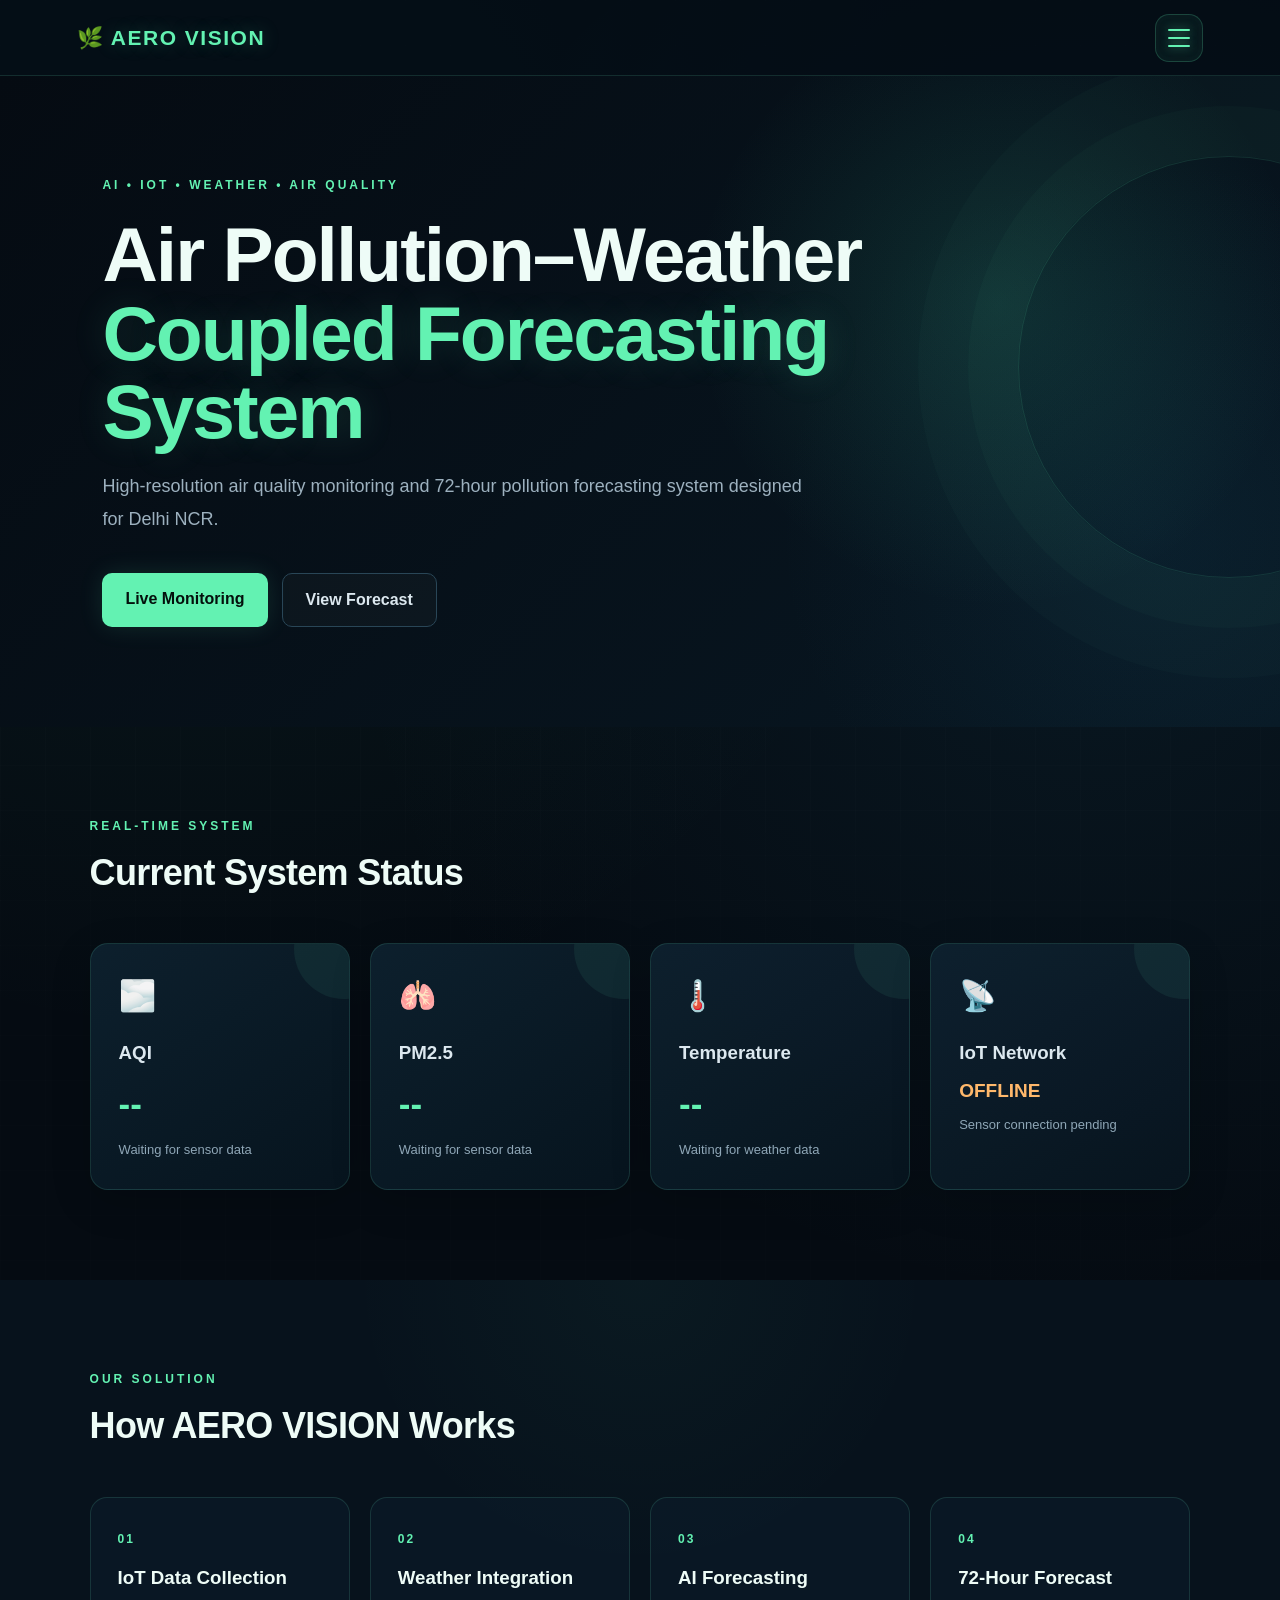
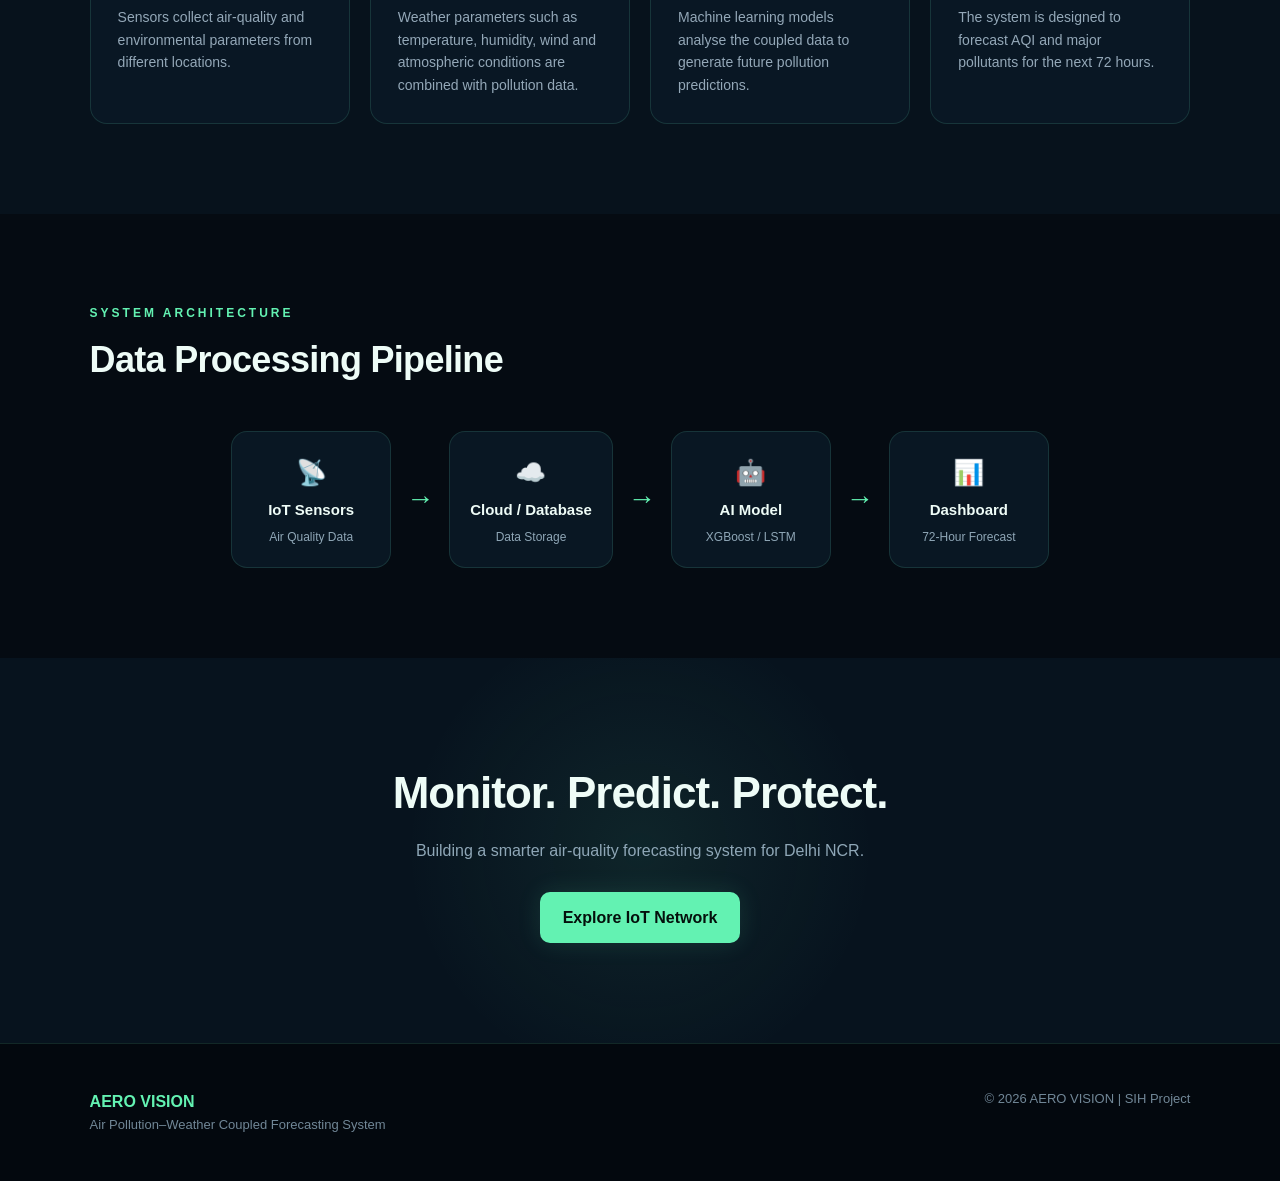
<file: index.html>
<!DOCTYPE html>
<html lang="en">
<head>
    <meta charset="UTF-8">
    <meta name="viewport" content="width=device-width, initial-scale=1.0">

    <title>AERO VISION | Air Pollution Forecast</title>

    <link rel="stylesheet" href="css/style.css">
</head>

<body>

    <!-- NAVBAR -->
<header class="navbar">

    <div class="logo">
        🌿 <span>AERO VISION</span>
    </div>

    <button class="menu-toggle" id="menuToggle" aria-label="Open menu">
        <span></span>
        <span></span>
        <span></span>
    </button>

    <nav id="mainNav">

        <a href="monitoring.html">
            <span>📊</span> Monitoring
        </a>

        <a href="forecast.html">
            <span>🔮</span> Forecast
        </a>

        <a href="map.html">
            <span>🗺️</span> NCR Map
        </a>

        <a href="iot.html">
            <span>📡</span> IoT
        </a>

        <a href="weather.html">
            <span>☁️</span> Weather
        </a>

        <a href="about.html">
            <span>ℹ️</span> About
        </a>

    </nav>

</header>

    <!-- HERO SECTION -->
    <section class="hero">

        <div class="hero-content">

            <p class="tag">
                AI • IoT • WEATHER • AIR QUALITY
            </p>

            <h1>
                Air Pollution–Weather
                <span>Coupled Forecasting System</span>
            </h1>

            <p class="hero-text">
                High-resolution air quality monitoring and 72-hour
                pollution forecasting system designed for Delhi NCR.
            </p>

            <div class="hero-buttons">
                <a href="monitoring.html" class="btn primary">
                    Live Monitoring
                </a>

                <a href="forecast.html" class="btn secondary">
                    View Forecast
                </a>
            </div>

        </div>

    </section>


    <!-- SYSTEM STATUS -->
    <section class="section">

        <div class="section-title">
            <p>REAL-TIME SYSTEM</p>
            <h2>Current System Status</h2>
        </div>

        <div class="card-grid">

            <div class="card">
                <div class="card-icon">🌫️</div>
                <h3>AQI</h3>
                <div class="value">--</div>
                <p>Waiting for sensor data</p>
            </div>

            <div class="card">
                <div class="card-icon">🫁</div>
                <h3>PM2.5</h3>
                <div class="value">--</div>
                <p>Waiting for sensor data</p>
            </div>

            <div class="card">
                <div class="card-icon">🌡️</div>
                <h3>Temperature</h3>
                <div class="value">--</div>
                <p>Waiting for weather data</p>
            </div>

            <div class="card">
                <div class="card-icon">📡</div>
                <h3>IoT Network</h3>
                <div class="value status-offline">
                    OFFLINE
                </div>
                <p>Sensor connection pending</p>
            </div>

        </div>

    </section>


    <!-- PROJECT DESCRIPTION -->
    <section class="section dark-section">

        <div class="section-title">
            <p>OUR SOLUTION</p>
            <h2>How AERO VISION Works</h2>
        </div>

        <div class="feature-grid">

            <div class="feature">
                <span>01</span>
                <h3>IoT Data Collection</h3>
                <p>
                    Sensors collect air-quality and environmental
                    parameters from different locations.
                </p>
            </div>

            <div class="feature">
                <span>02</span>
                <h3>Weather Integration</h3>
                <p>
                    Weather parameters such as temperature,
                    humidity, wind and atmospheric conditions
                    are combined with pollution data.
                </p>
            </div>

            <div class="feature">
                <span>03</span>
                <h3>AI Forecasting</h3>
                <p>
                    Machine learning models analyse the coupled
                    data to generate future pollution predictions.
                </p>
            </div>

            <div class="feature">
                <span>04</span>
                <h3>72-Hour Forecast</h3>
                <p>
                    The system is designed to forecast AQI and
                    major pollutants for the next 72 hours.
                </p>
            </div>

        </div>

    </section>


    <!-- ARCHITECTURE -->
    <section class="section">

        <div class="section-title">
            <p>SYSTEM ARCHITECTURE</p>
            <h2>Data Processing Pipeline</h2>
        </div>

        <div class="architecture">

            <div class="architecture-box">
                📡
                <strong>IoT Sensors</strong>
                <small>Air Quality Data</small>
            </div>

            <div class="arrow">→</div>

            <div class="architecture-box">
                ☁️
                <strong>Cloud / Database</strong>
                <small>Data Storage</small>
            </div>

            <div class="arrow">→</div>

            <div class="architecture-box">
                🤖
                <strong>AI Model</strong>
                <small>XGBoost / LSTM</small>
            </div>

            <div class="arrow">→</div>

            <div class="architecture-box">
                📊
                <strong>Dashboard</strong>
                <small>72-Hour Forecast</small>
            </div>

        </div>

    </section>


    <!-- CTA -->
    <section class="cta">

        <h2>Monitor. Predict. Protect.</h2>

        <p>
            Building a smarter air-quality forecasting system
            for Delhi NCR.
        </p>

        <a href="iot.html" class="btn primary">
            Explore IoT Network
        </a>

    </section>


    <!-- FOOTER -->
    <footer>

        <div>
            <strong>AERO VISION</strong>
            <p>
                Air Pollution–Weather Coupled Forecasting System
            </p>
        </div>

        <p>
            © 2026 AERO VISION | SIH Project
        </p>

    </footer>


    <script src="js/app.js"></script>

</body>
</html>
</file>
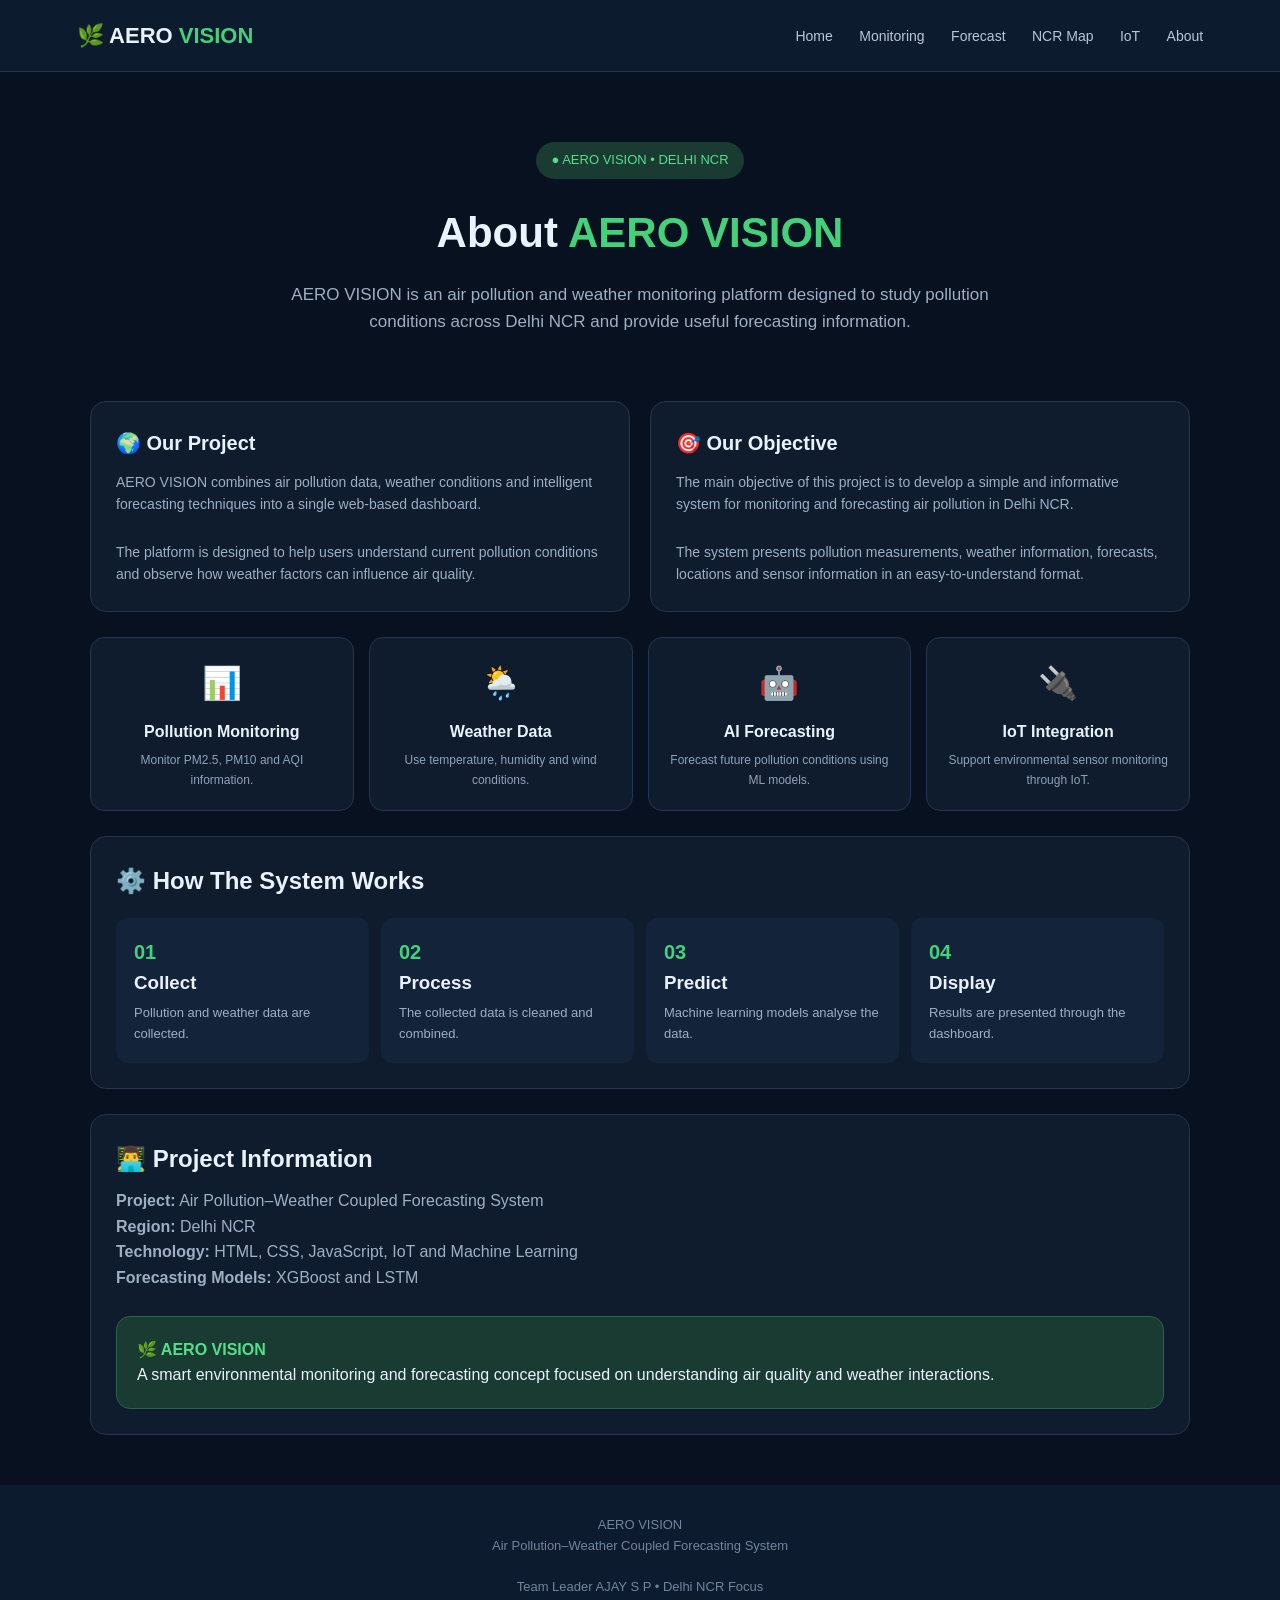
<file: about.html>
<!DOCTYPE html>
<html lang="en">
<head>
<meta charset="UTF-8">
<meta name="viewport" content="width=device-width, initial-scale=1.0">

<title>AERO VISION | About</title>

<style>
*{
  box-sizing:border-box;
  margin:0;
  padding:0;
}

body{
  font-family:Arial,sans-serif;
  background:#08111f;
  color:#eaf2ff;
  line-height:1.6;
}

header{
  background:#0d1b2e;
  padding:18px 6%;
  display:flex;
  justify-content:space-between;
  align-items:center;
  border-bottom:1px solid #24354d;
  position:sticky;
  top:0;
  z-index:10;
}

.logo{
  font-size:22px;
  font-weight:bold;
}

.logo span{
  color:#43d17a;
}

nav a{
  color:#b9c7d9;
  text-decoration:none;
  margin-left:22px;
  font-size:14px;
}

nav a:hover{
  color:#43d17a;
}

.container{
  width:88%;
  max-width:1100px;
  margin:auto;
}

.hero{
  padding:70px 0 40px;
  text-align:center;
}

.hero h1{
  font-size:42px;
  margin-bottom:15px;
}

.hero h1 span{
  color:#43d17a;
}

.hero p{
  color:#9eafc4;
  max-width:750px;
  margin:auto;
  font-size:17px;
}

.status{
  display:inline-block;
  margin-bottom:20px;
  padding:8px 15px;
  border-radius:20px;
  background:#193b31;
  color:#54df8b;
  font-size:13px;
}

.grid{
  display:grid;
  grid-template-columns:repeat(2,1fr);
  gap:20px;
  margin:25px 0;
}

.card{
  background:#0e1c2e;
  border:1px solid #24354d;
  border-radius:16px;
  padding:25px;
}

.card h2{
  font-size:20px;
  margin-bottom:12px;
}

.card p{
  color:#9eafc4;
  font-size:14px;
}

.features{
  display:grid;
  grid-template-columns:repeat(4,1fr);
  gap:15px;
  margin:25px 0;
}

.feature{
  background:#0e1c2e;
  border:1px solid #24354d;
  border-radius:14px;
  padding:20px;
  text-align:center;
}

.feature .icon{
  font-size:32px;
  margin-bottom:10px;
}

.feature h3{
  font-size:16px;
  margin-bottom:7px;
}

.feature p{
  color:#8fa2b8;
  font-size:12px;
}

.workflow{
  background:#0e1c2e;
  border:1px solid #24354d;
  border-radius:16px;
  padding:25px;
  margin-top:25px;
}

.workflow h2{
  margin-bottom:18px;
}

.steps{
  display:grid;
  grid-template-columns:repeat(4,1fr);
  gap:12px;
}

.step{
  background:#13243a;
  padding:18px;
  border-radius:12px;
}

.step b{
  color:#43d17a;
  font-size:20px;
}

.step p{
  color:#9eafc4;
  font-size:13px;
  margin-top:5px;
}

.team{
  margin-top:25px;
  background:#0e1c2e;
  border:1px solid #24354d;
  border-radius:16px;
  padding:25px;
}

.team h2{
  margin-bottom:10px;
}

.team p{
  color:#9eafc4;
}

.highlight{
  margin-top:25px;
  padding:20px;
  background:#193b31;
  border:1px solid #286449;
  border-radius:14px;
}

.highlight b{
  color:#54df8b;
}

footer{
  margin-top:50px;
  padding:30px;
  text-align:center;
  background:#0d1b2e;
  color:#71859d;
  font-size:13px;
}

@media(max-width:800px){

  .grid{
    grid-template-columns:1fr;
  }

  .features{
    grid-template-columns:repeat(2,1fr);
  }

  .steps{
    grid-template-columns:repeat(2,1fr);
  }
}

@media(max-width:600px){

  .hero h1{
    font-size:30px;
  }

  .features{
    grid-template-columns:1fr;
  }

  .steps{
    grid-template-columns:1fr;
  }

  nav{
    display:none;
  }

  .container{
    width:92%;
  }
}
</style>
</head>

<body>

<header>

<div class="logo">
🌿 AERO <span>VISION</span>
</div>

<nav>
<a href="index.html">Home</a>
<a href="monitoring.html">Monitoring</a>
<a href="forecast.html">Forecast</a>
<a href="map.html">NCR Map</a>
<a href="iot.html">IoT</a>
<a href="about.html">About</a>
</nav>

</header>

<main class="container">

<section class="hero">

<div class="status">
● AERO VISION • DELHI NCR
</div>

<h1>
About <span>AERO VISION</span>
</h1>

<p>
AERO VISION is an air pollution and weather monitoring
platform designed to study pollution conditions across
Delhi NCR and provide useful forecasting information.
</p>

</section>


<section class="grid">

<div class="card">

<h2>🌍 Our Project</h2>

<p>
AERO VISION combines air pollution data, weather
conditions and intelligent forecasting techniques into
a single web-based dashboard.
</p>

<br>

<p>
The platform is designed to help users understand
current pollution conditions and observe how weather
factors can influence air quality.
</p>

</div>


<div class="card">

<h2>🎯 Our Objective</h2>

<p>
The main objective of this project is to develop a
simple and informative system for monitoring and
forecasting air pollution in Delhi NCR.
</p>

<br>

<p>
The system presents pollution measurements,
weather information, forecasts, locations and
sensor information in an easy-to-understand format.
</p>

</div>

</section>


<section class="features">

<div class="feature">

<div class="icon">📊</div>

<h3>Pollution Monitoring</h3>

<p>
Monitor PM2.5, PM10 and AQI information.
</p>

</div>


<div class="feature">

<div class="icon">🌦️</div>

<h3>Weather Data</h3>

<p>
Use temperature, humidity and wind conditions.
</p>

</div>


<div class="feature">

<div class="icon">🤖</div>

<h3>AI Forecasting</h3>

<p>
Forecast future pollution conditions using ML models.
</p>

</div>


<div class="feature">

<div class="icon">🔌</div>

<h3>IoT Integration</h3>

<p>
Support environmental sensor monitoring through IoT.
</p>

</div>

</section>


<section class="workflow">

<h2>⚙️ How The System Works</h2>

<div class="steps">

<div class="step">

<b>01</b>

<h3>Collect</h3>

<p>
Pollution and weather data are collected.
</p>

</div>


<div class="step">

<b>02</b>

<h3>Process</h3>

<p>
The collected data is cleaned and combined.
</p>

</div>


<div class="step">

<b>03</b>

<h3>Predict</h3>

<p>
Machine learning models analyse the data.
</p>

</div>


<div class="step">

<b>04</b>

<h3>Display</h3>

<p>
Results are presented through the dashboard.
</p>

</div>

</div>

</section>


<section class="team">

<h2>👨‍💻 Project Information</h2>

<p>
<strong>Project:</strong>
Air Pollution–Weather Coupled Forecasting System
</p>

<p>
<strong>Region:</strong>
Delhi NCR
</p>

<p>
<strong>Technology:</strong>
HTML, CSS, JavaScript, IoT and Machine Learning
</p>

<p>
<strong>Forecasting Models:</strong>
XGBoost and LSTM
</p>

<div class="highlight">

<b>🌿 AERO VISION</b>

<br>

A smart environmental monitoring and forecasting
concept focused on understanding air quality and
weather interactions.

</div>

</section>

</main>


<footer>

AERO VISION

<br>

Air Pollution–Weather Coupled Forecasting System

<br><br>

Team Leader AJAY S P • Delhi NCR Focus

</footer>

</body>
</html>
</file>
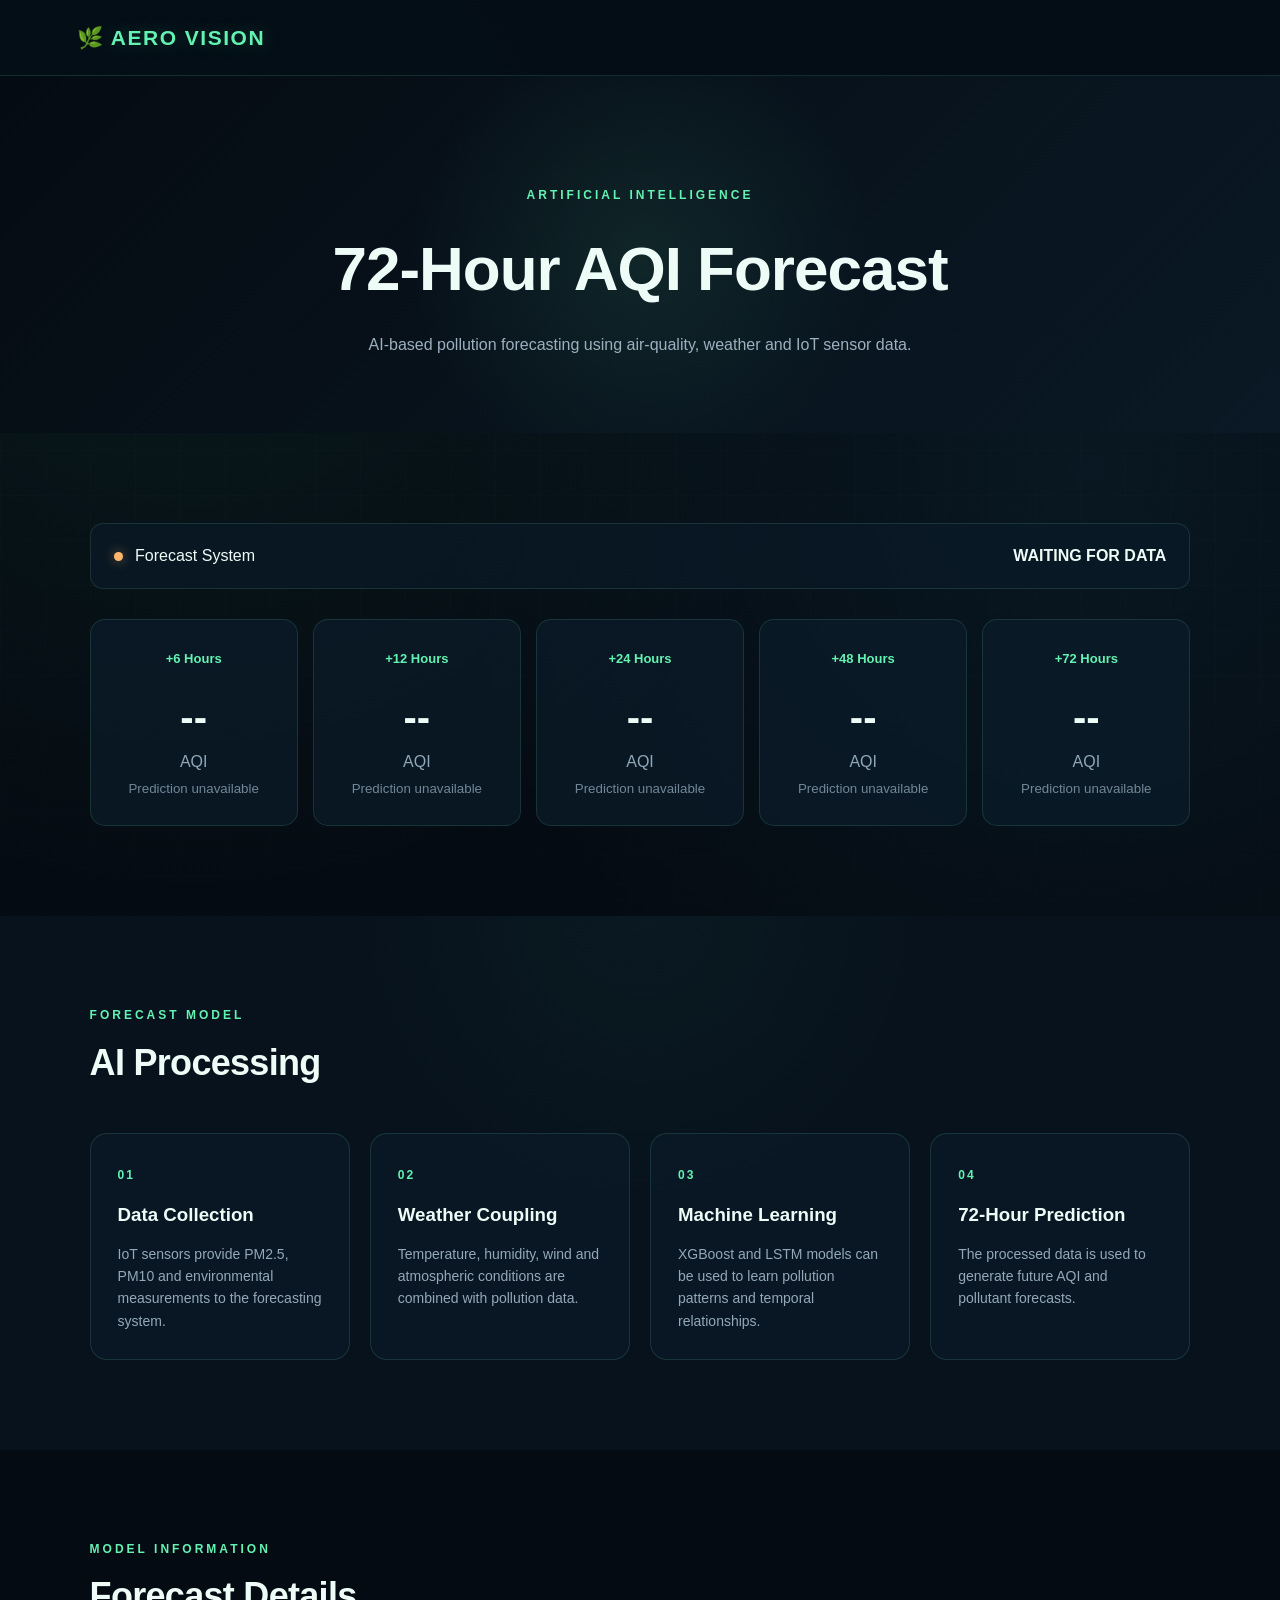
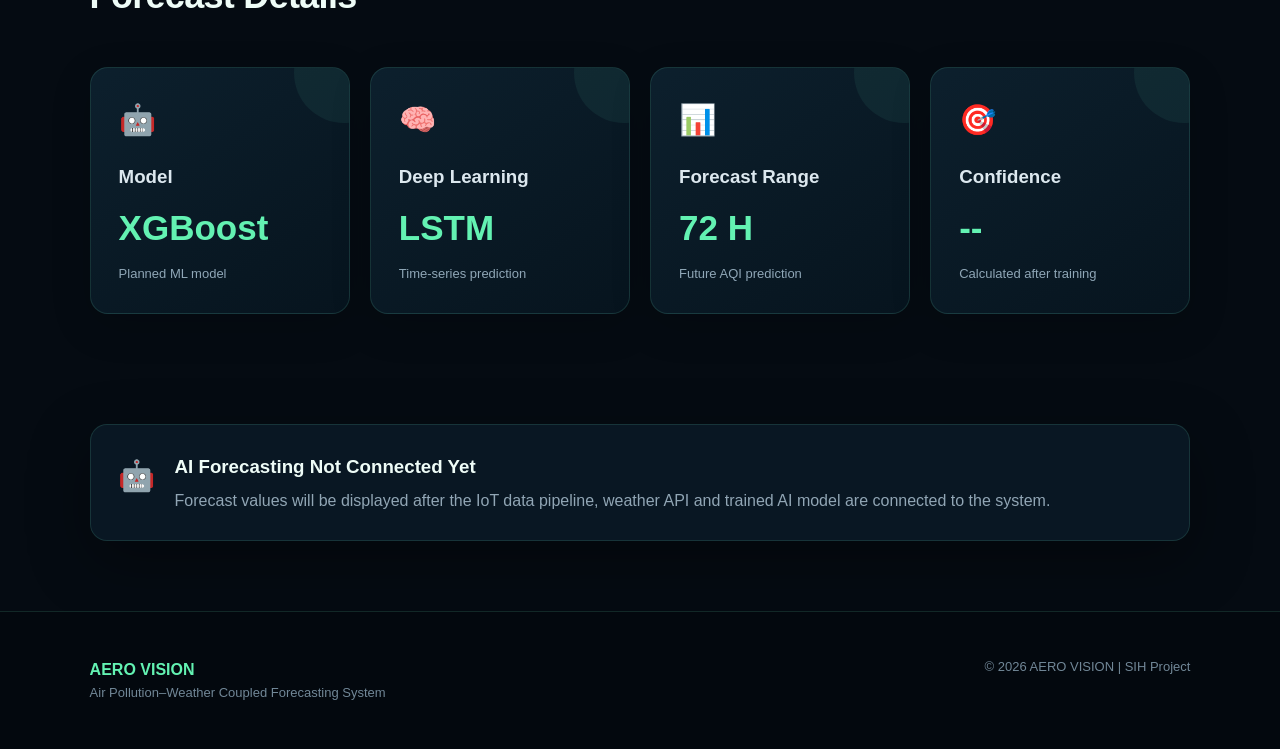
<file: forecast.html>
<!DOCTYPE html>
<html lang="en">
<head>
    <meta charset="UTF-8">
    <meta name="viewport" content="width=device-width, initial-scale=1.0">
    <title>AERO VISION | AI Forecast</title>
    <link rel="stylesheet" href="css/style.css">
</head>

<body>

<header class="navbar">
    <div class="logo">🌿 <span>AERO VISION</span></div>

    <nav>
        <a href="index.html">Home</a>
        <a href="monitoring.html">Monitoring</a>
        <a href="forecast.html" class="active">Forecast</a>
        <a href="map.html">NCR Map</a>
        <a href="iot.html">IoT</a>
        <a href="weather.html">Weather</a>
        <a href="about.html">About</a>
    </nav>
</header>


<main>

<section class="page-header">
    <p>ARTIFICIAL INTELLIGENCE</p>
    <h1>72-Hour AQI Forecast</h1>
    <p>
        AI-based pollution forecasting using air-quality,
        weather and IoT sensor data.
    </p>
</section>


<section class="section">

    <div class="data-status">
        <div>
            <span class="status-dot"></span>
            Forecast System
        </div>

        <strong>WAITING FOR DATA</strong>
    </div>


    <div class="forecast-grid">

        <div class="forecast-card">
            <span>+6 Hours</span>
            <h2>--</h2>
            <p>AQI</p>
            <small>Prediction unavailable</small>
        </div>

        <div class="forecast-card">
            <span>+12 Hours</span>
            <h2>--</h2>
            <p>AQI</p>
            <small>Prediction unavailable</small>
        </div>

        <div class="forecast-card">
            <span>+24 Hours</span>
            <h2>--</h2>
            <p>AQI</p>
            <small>Prediction unavailable</small>
        </div>

        <div class="forecast-card">
            <span>+48 Hours</span>
            <h2>--</h2>
            <p>AQI</p>
            <small>Prediction unavailable</small>
        </div>

        <div class="forecast-card">
            <span>+72 Hours</span>
            <h2>--</h2>
            <p>AQI</p>
            <small>Prediction unavailable</small>
        </div>

    </div>

</section>


<section class="section dark-section">

    <div class="section-title">
        <p>FORECAST MODEL</p>
        <h2>AI Processing</h2>
    </div>


    <div class="feature-grid">

        <div class="feature">
            <span>01</span>
            <h3>Data Collection</h3>
            <p>
                IoT sensors provide PM2.5, PM10 and environmental
                measurements to the forecasting system.
            </p>
        </div>

        <div class="feature">
            <span>02</span>
            <h3>Weather Coupling</h3>
            <p>
                Temperature, humidity, wind and atmospheric
                conditions are combined with pollution data.
            </p>
        </div>

        <div class="feature">
            <span>03</span>
            <h3>Machine Learning</h3>
            <p>
                XGBoost and LSTM models can be used to learn
                pollution patterns and temporal relationships.
            </p>
        </div>

        <div class="feature">
            <span>04</span>
            <h3>72-Hour Prediction</h3>
            <p>
                The processed data is used to generate future
                AQI and pollutant forecasts.
            </p>
        </div>

    </div>

</section>


<section class="section">

    <div class="section-title">
        <p>MODEL INFORMATION</p>
        <h2>Forecast Details</h2>
    </div>


    <div class="card-grid">

        <div class="card">
            <div class="card-icon">🤖</div>
            <h3>Model</h3>
            <div class="value">XGBoost</div>
            <p>Planned ML model</p>
        </div>

        <div class="card">
            <div class="card-icon">🧠</div>
            <h3>Deep Learning</h3>
            <div class="value">LSTM</div>
            <p>Time-series prediction</p>
        </div>

        <div class="card">
            <div class="card-icon">📊</div>
            <h3>Forecast Range</h3>
            <div class="value">72 H</div>
            <p>Future AQI prediction</p>
        </div>

        <div class="card">
            <div class="card-icon">🎯</div>
            <h3>Confidence</h3>
            <div class="value">--</div>
            <p>Calculated after training</p>
        </div>

    </div>

</section>


<section class="info-box">

    <div class="info-icon">🤖</div>

    <div>
        <h3>AI Forecasting Not Connected Yet</h3>

        <p>
            Forecast values will be displayed after the IoT
            data pipeline, weather API and trained AI model
            are connected to the system.
        </p>
    </div>

</section>

</main>


<footer>

    <div>
        <strong>AERO VISION</strong>
        <p>
            Air Pollution–Weather Coupled Forecasting System
        </p>
    </div>

    <p>
        © 2026 AERO VISION | SIH Project
    </p>

</footer>


<script src="js/app.js"></script>

</body>
</html>
</file>
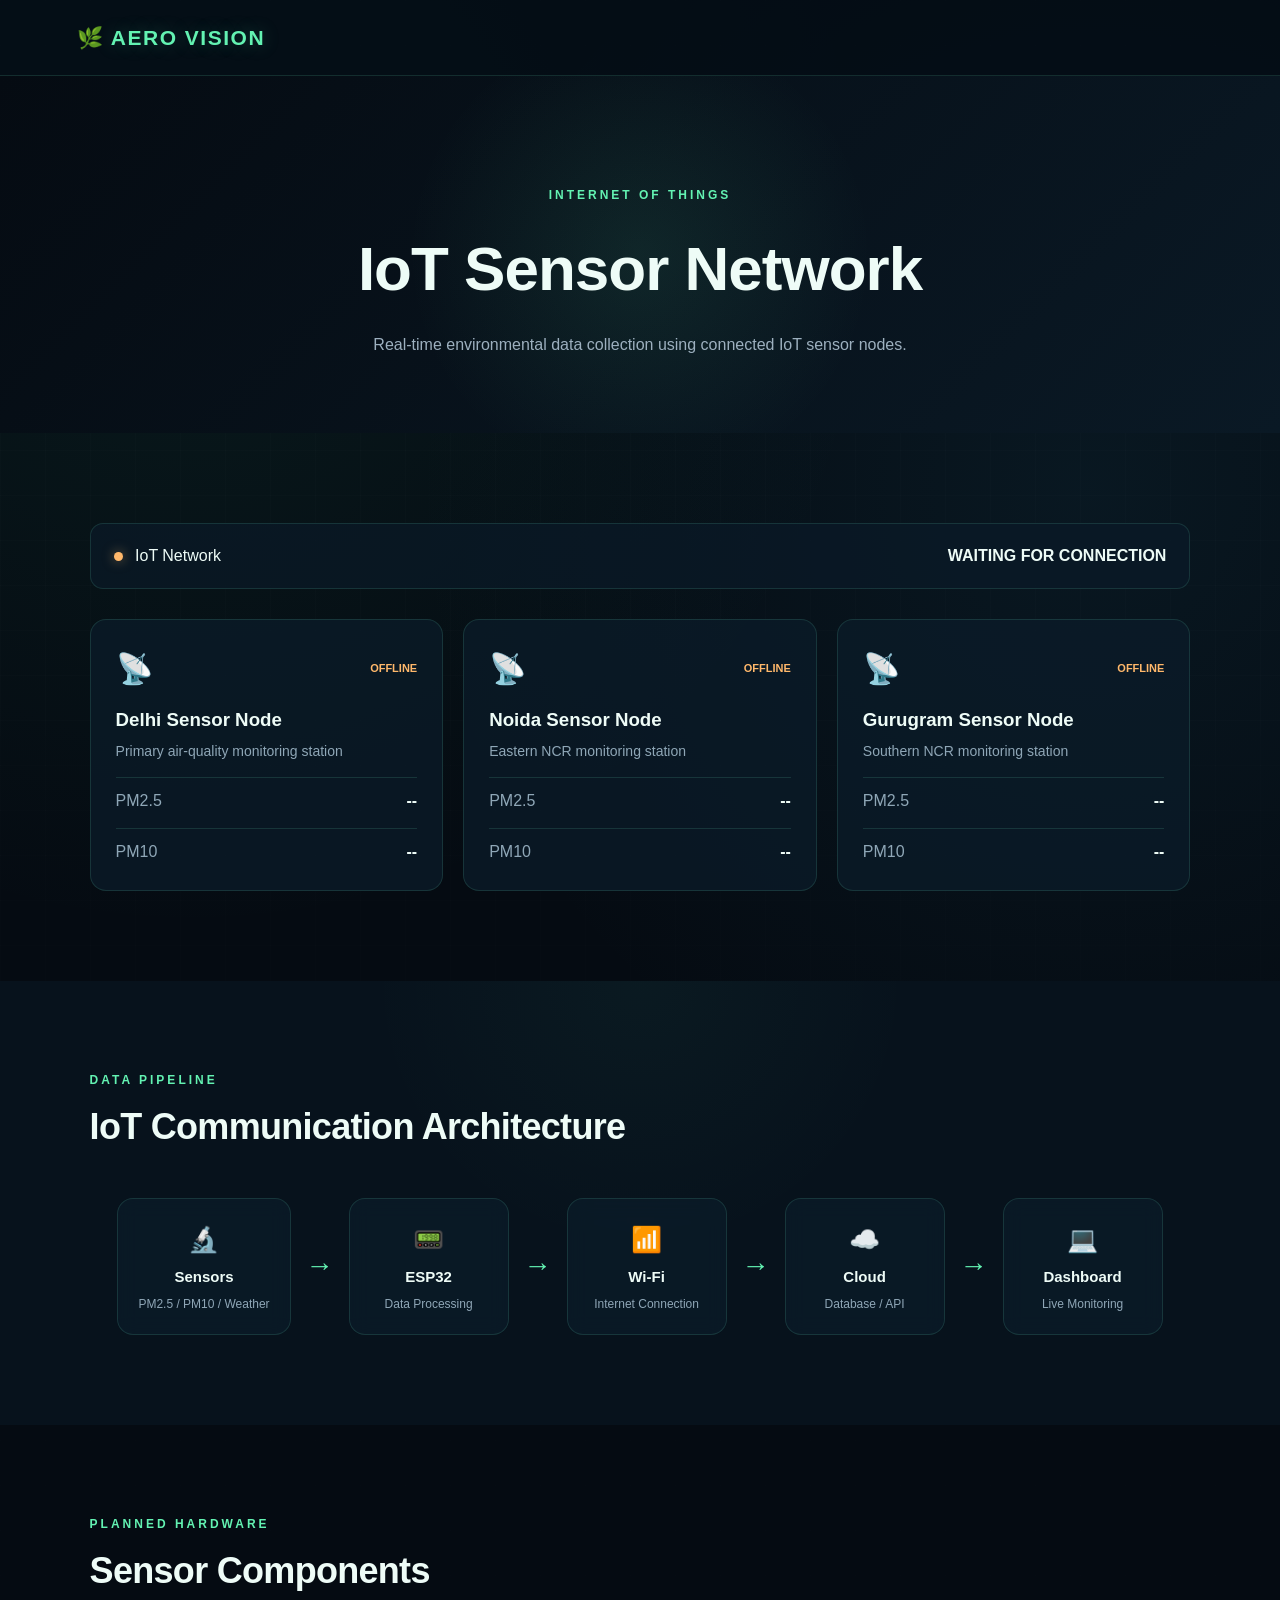
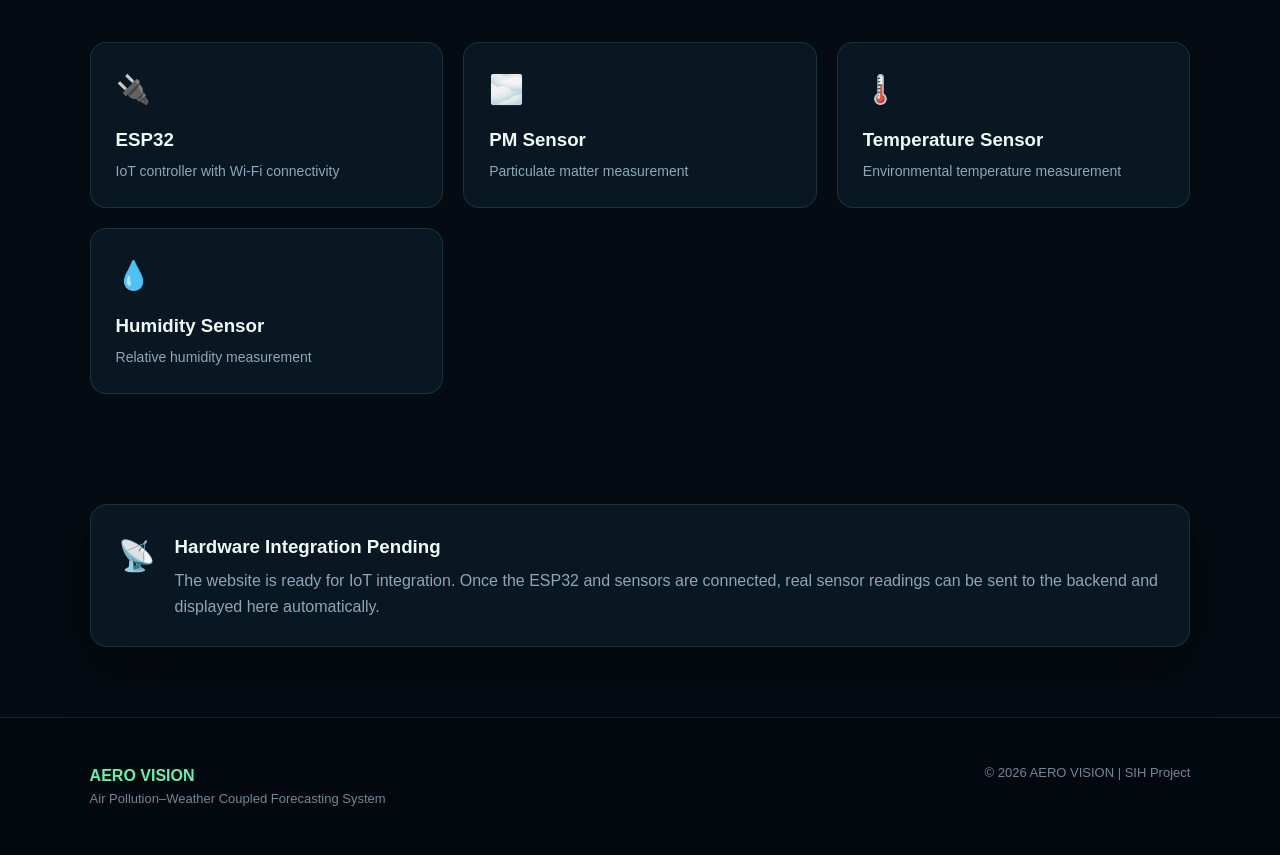
<file: iot.html>
<!DOCTYPE html>
<html lang="en">
<head>
    <meta charset="UTF-8">
    <meta name="viewport" content="width=device-width, initial-scale=1.0">

    <title>AERO VISION | IoT Network</title>

    <link rel="stylesheet" href="css/style.css">
</head>

<body>

<header class="navbar">

    <div class="logo">
        🌿 <span>AERO VISION</span>
    </div>

    <nav>
        <a href="index.html">Home</a>
        <a href="monitoring.html">Monitoring</a>
        <a href="forecast.html">Forecast</a>
        <a href="map.html">NCR Map</a>
        <a href="iot.html" class="active">IoT</a>
        <a href="weather.html">Weather</a>
        <a href="about.html">About</a>
    </nav>

</header>


<main>

    <section class="page-header">

        <p>INTERNET OF THINGS</p>

        <h1>IoT Sensor Network</h1>

        <p>
            Real-time environmental data collection using
            connected IoT sensor nodes.
        </p>

    </section>


    <section class="section">

        <div class="data-status">

            <div>
                <span class="status-dot"></span>
                IoT Network
            </div>

            <strong>WAITING FOR CONNECTION</strong>

        </div>


        <div class="device-grid">

            <div class="device-card">

                <div class="device-top">
                    <span class="device-icon">📡</span>
                    <span class="device-status">OFFLINE</span>
                </div>

                <h3>Delhi Sensor Node</h3>

                <p>Primary air-quality monitoring station</p>

                <div class="device-data">
                    <span>PM2.5</span>
                    <strong>--</strong>
                </div>

                <div class="device-data">
                    <span>PM10</span>
                    <strong>--</strong>
                </div>

            </div>


            <div class="device-card">

                <div class="device-top">
                    <span class="device-icon">📡</span>
                    <span class="device-status">OFFLINE</span>
                </div>

                <h3>Noida Sensor Node</h3>

                <p>Eastern NCR monitoring station</p>

                <div class="device-data">
                    <span>PM2.5</span>
                    <strong>--</strong>
                </div>

                <div class="device-data">
                    <span>PM10</span>
                    <strong>--</strong>
                </div>

            </div>


            <div class="device-card">

                <div class="device-top">
                    <span class="device-icon">📡</span>
                    <span class="device-status">OFFLINE</span>
                </div>

                <h3>Gurugram Sensor Node</h3>

                <p>Southern NCR monitoring station</p>

                <div class="device-data">
                    <span>PM2.5</span>
                    <strong>--</strong>
                </div>

                <div class="device-data">
                    <span>PM10</span>
                    <strong>--</strong>
                </div>

            </div>

        </div>

    </section>


    <section class="section dark-section">

        <div class="section-title">

            <p>DATA PIPELINE</p>

            <h2>IoT Communication Architecture</h2>

        </div>


        <div class="architecture">

            <div class="architecture-box">
                🔬
                <strong>Sensors</strong>
                <small>PM2.5 / PM10 / Weather</small>
            </div>

            <div class="arrow">→</div>

            <div class="architecture-box">
                📟
                <strong>ESP32</strong>
                <small>Data Processing</small>
            </div>

            <div class="arrow">→</div>

            <div class="architecture-box">
                📶
                <strong>Wi-Fi</strong>
                <small>Internet Connection</small>
            </div>

            <div class="arrow">→</div>

            <div class="architecture-box">
                ☁️
                <strong>Cloud</strong>
                <small>Database / API</small>
            </div>

            <div class="arrow">→</div>

            <div class="architecture-box">
                💻
                <strong>Dashboard</strong>
                <small>Live Monitoring</small>
            </div>

        </div>

    </section>


    <section class="section">

        <div class="section-title">

            <p>PLANNED HARDWARE</p>

            <h2>Sensor Components</h2>

        </div>


        <div class="component-grid">

            <div class="component-card">
                <span>🔌</span>
                <h3>ESP32</h3>
                <p>IoT controller with Wi-Fi connectivity</p>
            </div>

            <div class="component-card">
                <span>🌫️</span>
                <h3>PM Sensor</h3>
                <p>Particulate matter measurement</p>
            </div>

            <div class="component-card">
                <span>🌡️</span>
                <h3>Temperature Sensor</h3>
                <p>Environmental temperature measurement</p>
            </div>

            <div class="component-card">
                <span>💧</span>
                <h3>Humidity Sensor</h3>
                <p>Relative humidity measurement</p>
            </div>

        </div>

    </section>


    <section class="info-box">

        <div class="info-icon">📡</div>

        <div>

            <h3>Hardware Integration Pending</h3>

            <p>
                The website is ready for IoT integration.
                Once the ESP32 and sensors are connected,
                real sensor readings can be sent to the
                backend and displayed here automatically.
            </p>

        </div>

    </section>

</main>


<footer>

    <div>
        <strong>AERO VISION</strong>

        <p>
            Air Pollution–Weather Coupled Forecasting System
        </p>
    </div>

    <p>
        © 2026 AERO VISION | SIH Project
    </p>

</footer>


<script src="js/app.js"></script>

</body>
</html>
</file>
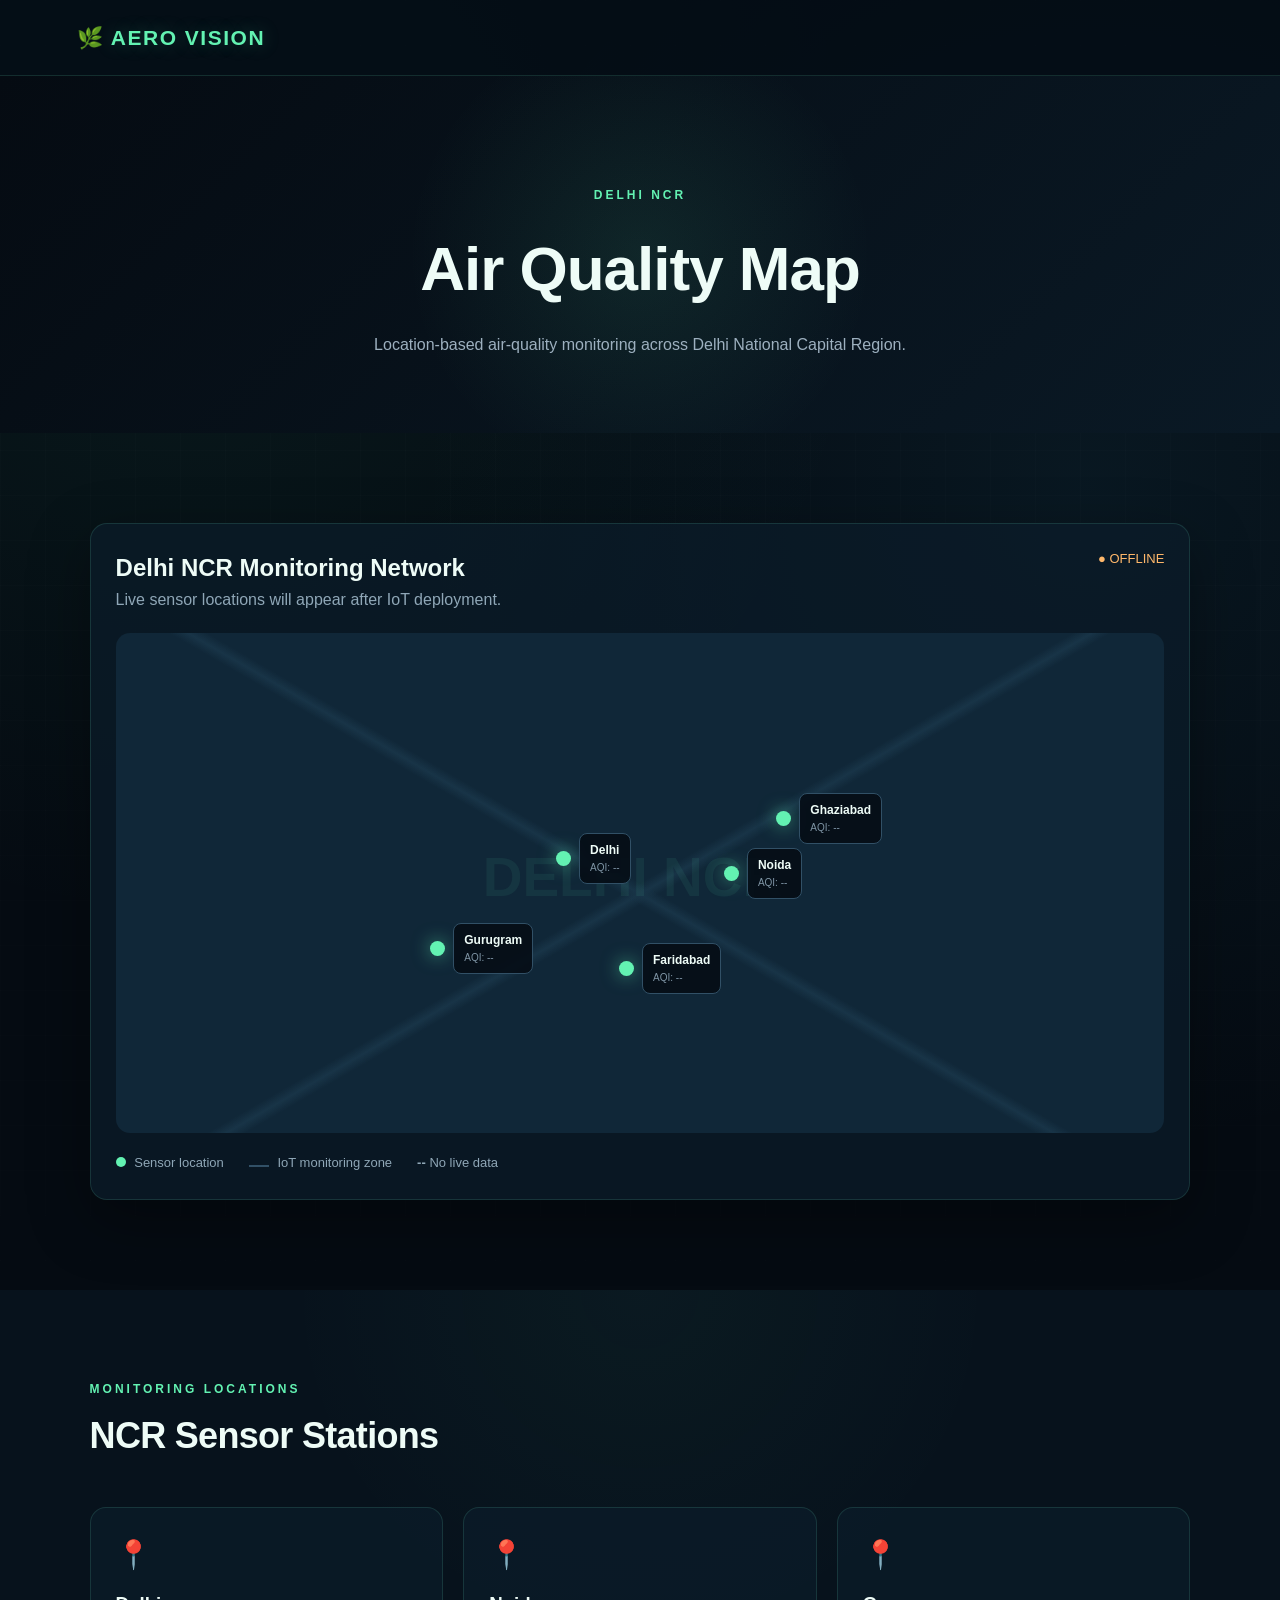
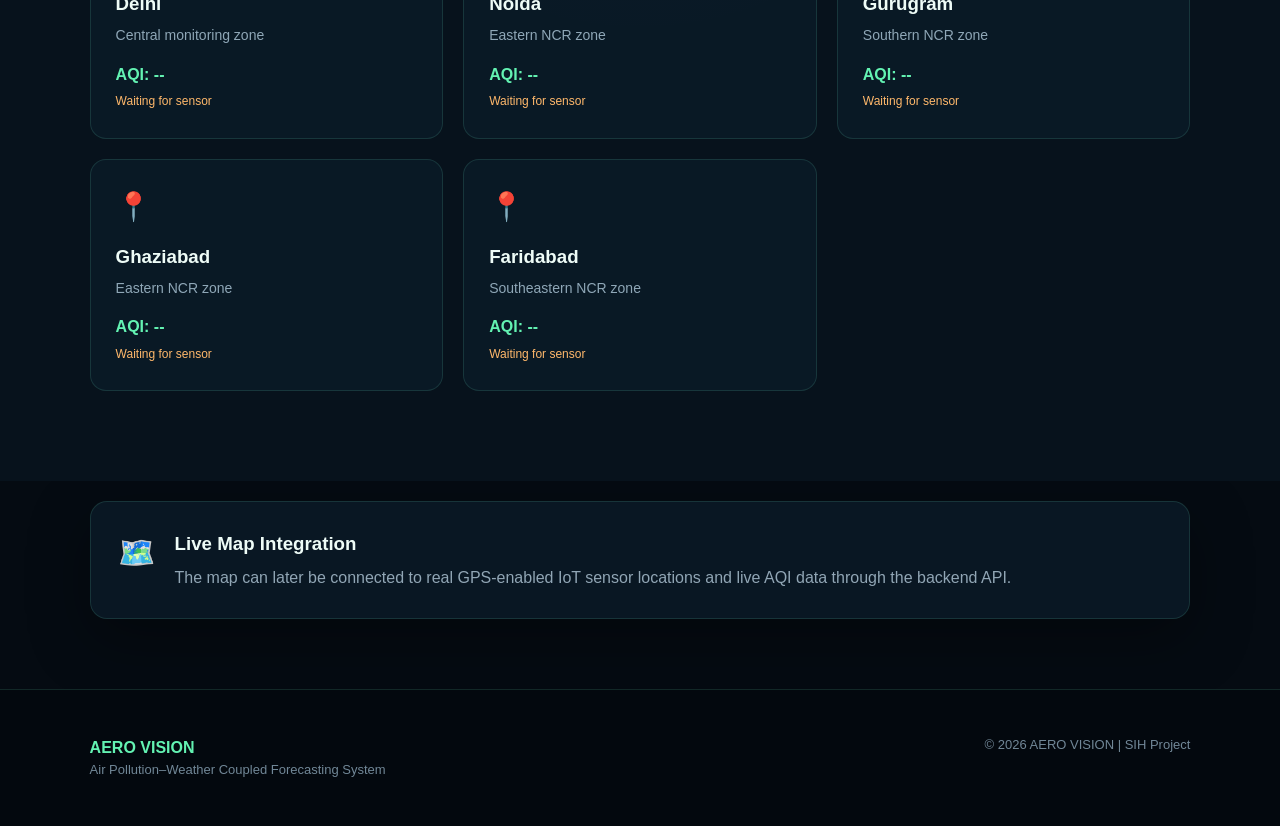
<file: map.html>
<!DOCTYPE html>
<html lang="en">
<head>
    <meta charset="UTF-8">
    <meta name="viewport" content="width=device-width, initial-scale=1.0">

    <title>AERO VISION | NCR Map</title>

    <link rel="stylesheet" href="css/style.css">
</head>

<body>

<header class="navbar">

    <div class="logo">
        🌿 <span>AERO VISION</span>
    </div>

    <nav>
        <a href="index.html">Home</a>
        <a href="monitoring.html">Monitoring</a>
        <a href="forecast.html">Forecast</a>
        <a href="map.html" class="active">NCR Map</a>
        <a href="iot.html">IoT</a>
        <a href="weather.html">Weather</a>
        <a href="about.html">About</a>
    </nav>

</header>


<main>

    <!-- PAGE HEADER -->

    <section class="page-header">

        <p>DELHI NCR</p>

        <h1>Air Quality Map</h1>

        <p>
            Location-based air-quality monitoring across
            Delhi National Capital Region.
        </p>

    </section>


    <!-- MAP -->

    <section class="section">

        <div class="map-panel">

            <div class="map-title">

                <div>
                    <h2>Delhi NCR Monitoring Network</h2>

                    <p>
                        Live sensor locations will appear
                        after IoT deployment.
                    </p>
                </div>

                <span class="map-status">
                    ● OFFLINE
                </span>

            </div>


            <div class="ncr-map">

                <!-- DELHI -->

                <div class="map-marker marker-delhi">

                    <span class="marker-dot"></span>

                    <div class="marker-label">
                        <strong>Delhi</strong>
                        <small>AQI: --</small>
                    </div>

                </div>


                <!-- NOIDA -->

                <div class="map-marker marker-noida">

                    <span class="marker-dot"></span>

                    <div class="marker-label">
                        <strong>Noida</strong>
                        <small>AQI: --</small>
                    </div>

                </div>


                <!-- GURUGRAM -->

                <div class="map-marker marker-gurugram">

                    <span class="marker-dot"></span>

                    <div class="marker-label">
                        <strong>Gurugram</strong>
                        <small>AQI: --</small>
                    </div>

                </div>


                <!-- FARIDABAD -->

                <div class="map-marker marker-faridabad">

                    <span class="marker-dot"></span>

                    <div class="marker-label">
                        <strong>Faridabad</strong>
                        <small>AQI: --</small>
                    </div>

                </div>


                <!-- GHAZIABAD -->

                <div class="map-marker marker-ghaziabad">

                    <span class="marker-dot"></span>

                    <div class="marker-label">
                        <strong>Ghaziabad</strong>
                        <small>AQI: --</small>
                    </div>

                </div>

            </div>


            <!-- LEGEND -->

            <div class="map-legend">

                <div>
                    <span class="legend-dot"></span>
                    Sensor location
                </div>

                <div>
                    <span class="legend-line"></span>
                    IoT monitoring zone
                </div>

                <div>
                    <strong>--</strong>
                    No live data
                </div>

            </div>

        </div>

    </section>


    <!-- LOCATION STATUS -->

    <section class="section dark-section">

        <div class="section-title">

            <p>MONITORING LOCATIONS</p>

            <h2>NCR Sensor Stations</h2>

        </div>


        <div class="location-grid">

            <div class="location-card">

                <div class="location-icon">📍</div>

                <h3>Delhi</h3>

                <p>Central monitoring zone</p>

                <strong>AQI: --</strong>

                <span>Waiting for sensor</span>

            </div>


            <div class="location-card">

                <div class="location-icon">📍</div>

                <h3>Noida</h3>

                <p>Eastern NCR zone</p>

                <strong>AQI: --</strong>

                <span>Waiting for sensor</span>

            </div>


            <div class="location-card">

                <div class="location-icon">📍</div>

                <h3>Gurugram</h3>

                <p>Southern NCR zone</p>

                <strong>AQI: --</strong>

                <span>Waiting for sensor</span>

            </div>


            <div class="location-card">

                <div class="location-icon">📍</div>

                <h3>Ghaziabad</h3>

                <p>Eastern NCR zone</p>

                <strong>AQI: --</strong>

                <span>Waiting for sensor</span>

            </div>


            <div class="location-card">

                <div class="location-icon">📍</div>

                <h3>Faridabad</h3>

                <p>Southeastern NCR zone</p>

                <strong>AQI: --</strong>

                <span>Waiting for sensor</span>

            </div>

        </div>

    </section>


    <!-- INFO -->

    <section class="info-box">

        <div class="info-icon">🗺️</div>

        <div>

            <h3>Live Map Integration</h3>

            <p>
                The map can later be connected to real GPS-enabled
                IoT sensor locations and live AQI data through the
                backend API.
            </p>

        </div>

    </section>

</main>


<footer>

    <div>

        <strong>AERO VISION</strong>

        <p>
            Air Pollution–Weather Coupled Forecasting System
        </p>

    </div>

    <p>
        © 2026 AERO VISION | SIH Project
    </p>

</footer>


<script src="js/app.js"></script>

</body>
</html>
</file>
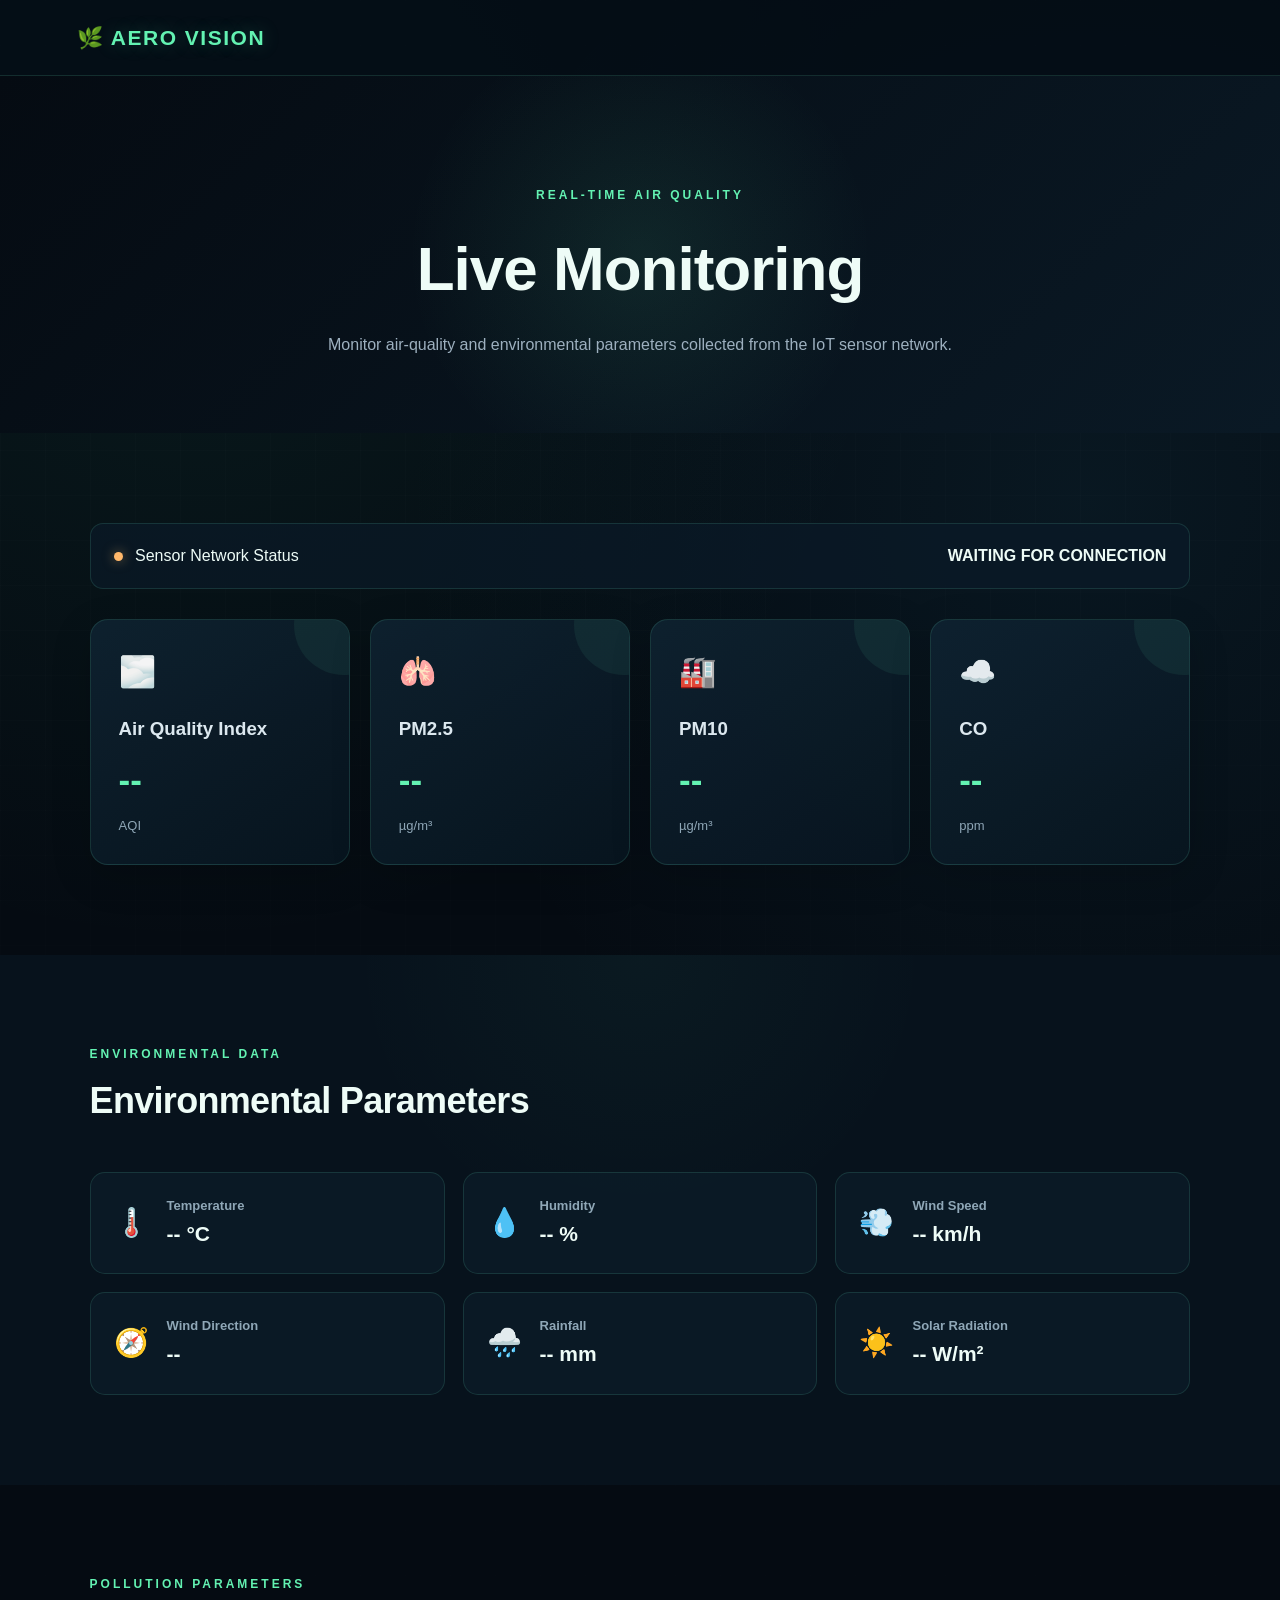
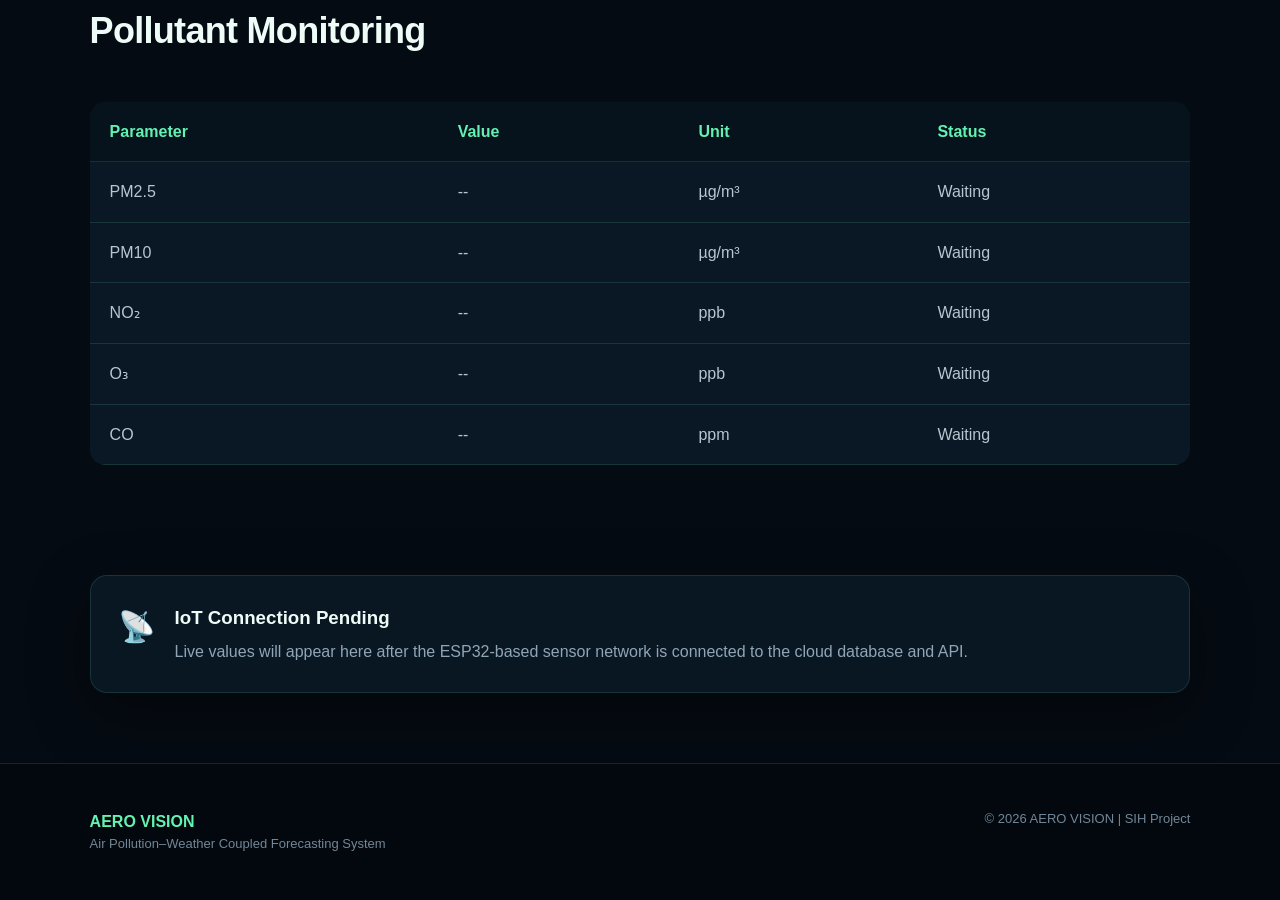
<file: monitoring.html>
<!DOCTYPE html>
<html lang="en">
<head>
    <meta charset="UTF-8">
    <meta name="viewport" content="width=device-width, initial-scale=1.0">

    <title>AERO VISION | Live Monitoring</title>

    <link rel="stylesheet" href="css/style.css">
</head>

<body>

<header class="navbar">

    <div class="logo">
        🌿 <span>AERO VISION</span>
    </div>

    <nav>
        <a href="index.html">Home</a>
        <a href="monitoring.html" class="active">Monitoring</a>
        <a href="forecast.html">Forecast</a>
        <a href="map.html">NCR Map</a>
        <a href="iot.html">IoT</a>
        <a href="weather.html">Weather</a>
        <a href="about.html">About</a>
    </nav>

</header>


<main>

    <!-- PAGE HEADER -->
    <section class="page-header">

        <p>REAL-TIME AIR QUALITY</p>

        <h1>Live Monitoring</h1>

        <p>
            Monitor air-quality and environmental parameters
            collected from the IoT sensor network.
        </p>

    </section>


    <!-- STATUS -->
    <section class="section">

        <div class="data-status">

            <div>
                <span class="status-dot"></span>
                Sensor Network Status
            </div>

            <strong>WAITING FOR CONNECTION</strong>

        </div>


        <!-- MAIN VALUES -->
        <div class="card-grid">

            <div class="card monitoring-card">

                <div class="card-icon">🌫️</div>

                <h3>Air Quality Index</h3>

                <div class="value">
                    --
                </div>

                <p>AQI</p>

            </div>


            <div class="card monitoring-card">

                <div class="card-icon">🫁</div>

                <h3>PM2.5</h3>

                <div class="value">
                    --
                </div>

                <p>µg/m³</p>

            </div>


            <div class="card monitoring-card">

                <div class="card-icon">🏭</div>

                <h3>PM10</h3>

                <div class="value">
                    --
                </div>

                <p>µg/m³</p>

            </div>


            <div class="card monitoring-card">

                <div class="card-icon">☁️</div>

                <h3>CO</h3>

                <div class="value">
                    --
                </div>

                <p>ppm</p>

            </div>

        </div>

    </section>


    <!-- ENVIRONMENTAL PARAMETERS -->
    <section class="section dark-section">

        <div class="section-title">

            <p>ENVIRONMENTAL DATA</p>

            <h2>Environmental Parameters</h2>

        </div>


        <div class="parameter-grid">

            <div class="parameter-card">

                <span>🌡️</span>

                <div>
                    <h3>Temperature</h3>
                    <strong>-- °C</strong>
                </div>

            </div>


            <div class="parameter-card">

                <span>💧</span>

                <div>
                    <h3>Humidity</h3>
                    <strong>-- %</strong>
                </div>

            </div>


            <div class="parameter-card">

                <span>💨</span>

                <div>
                    <h3>Wind Speed</h3>
                    <strong>-- km/h</strong>
                </div>

            </div>


            <div class="parameter-card">

                <span>🧭</span>

                <div>
                    <h3>Wind Direction</h3>
                    <strong>--</strong>
                </div>

            </div>


            <div class="parameter-card">

                <span>🌧️</span>

                <div>
                    <h3>Rainfall</h3>
                    <strong>-- mm</strong>
                </div>

            </div>


            <div class="parameter-card">

                <span>☀️</span>

                <div>
                    <h3>Solar Radiation</h3>
                    <strong>-- W/m²</strong>
                </div>

            </div>

        </div>

    </section>


    <!-- POLLUTANTS -->
    <section class="section">

        <div class="section-title">

            <p>POLLUTION PARAMETERS</p>

            <h2>Pollutant Monitoring</h2>

        </div>


        <div class="table-container">

            <table>

                <thead>

                    <tr>
                        <th>Parameter</th>
                        <th>Value</th>
                        <th>Unit</th>
                        <th>Status</th>
                    </tr>

                </thead>


                <tbody>

                    <tr>
                        <td>PM2.5</td>
                        <td>--</td>
                        <td>µg/m³</td>
                        <td>Waiting</td>
                    </tr>

                    <tr>
                        <td>PM10</td>
                        <td>--</td>
                        <td>µg/m³</td>
                        <td>Waiting</td>
                    </tr>

                    <tr>
                        <td>NO₂</td>
                        <td>--</td>
                        <td>ppb</td>
                        <td>Waiting</td>
                    </tr>

                    <tr>
                        <td>O₃</td>
                        <td>--</td>
                        <td>ppb</td>
                        <td>Waiting</td>
                    </tr>

                    <tr>
                        <td>CO</td>
                        <td>--</td>
                        <td>ppm</td>
                        <td>Waiting</td>
                    </tr>

                </tbody>

            </table>

        </div>

    </section>


    <!-- INFORMATION -->
    <section class="info-box">

        <div class="info-icon">📡</div>

        <div>

            <h3>IoT Connection Pending</h3>

            <p>
                Live values will appear here after the ESP32-based
                sensor network is connected to the cloud database
                and API.
            </p>

        </div>

    </section>

</main>


<footer>

    <div>
        <strong>AERO VISION</strong>

        <p>
            Air Pollution–Weather Coupled Forecasting System
        </p>
    </div>

    <p>
        © 2026 AERO VISION | SIH Project
    </p>

</footer>


<script src="js/app.js"></script>

</body>
</html>
</file>
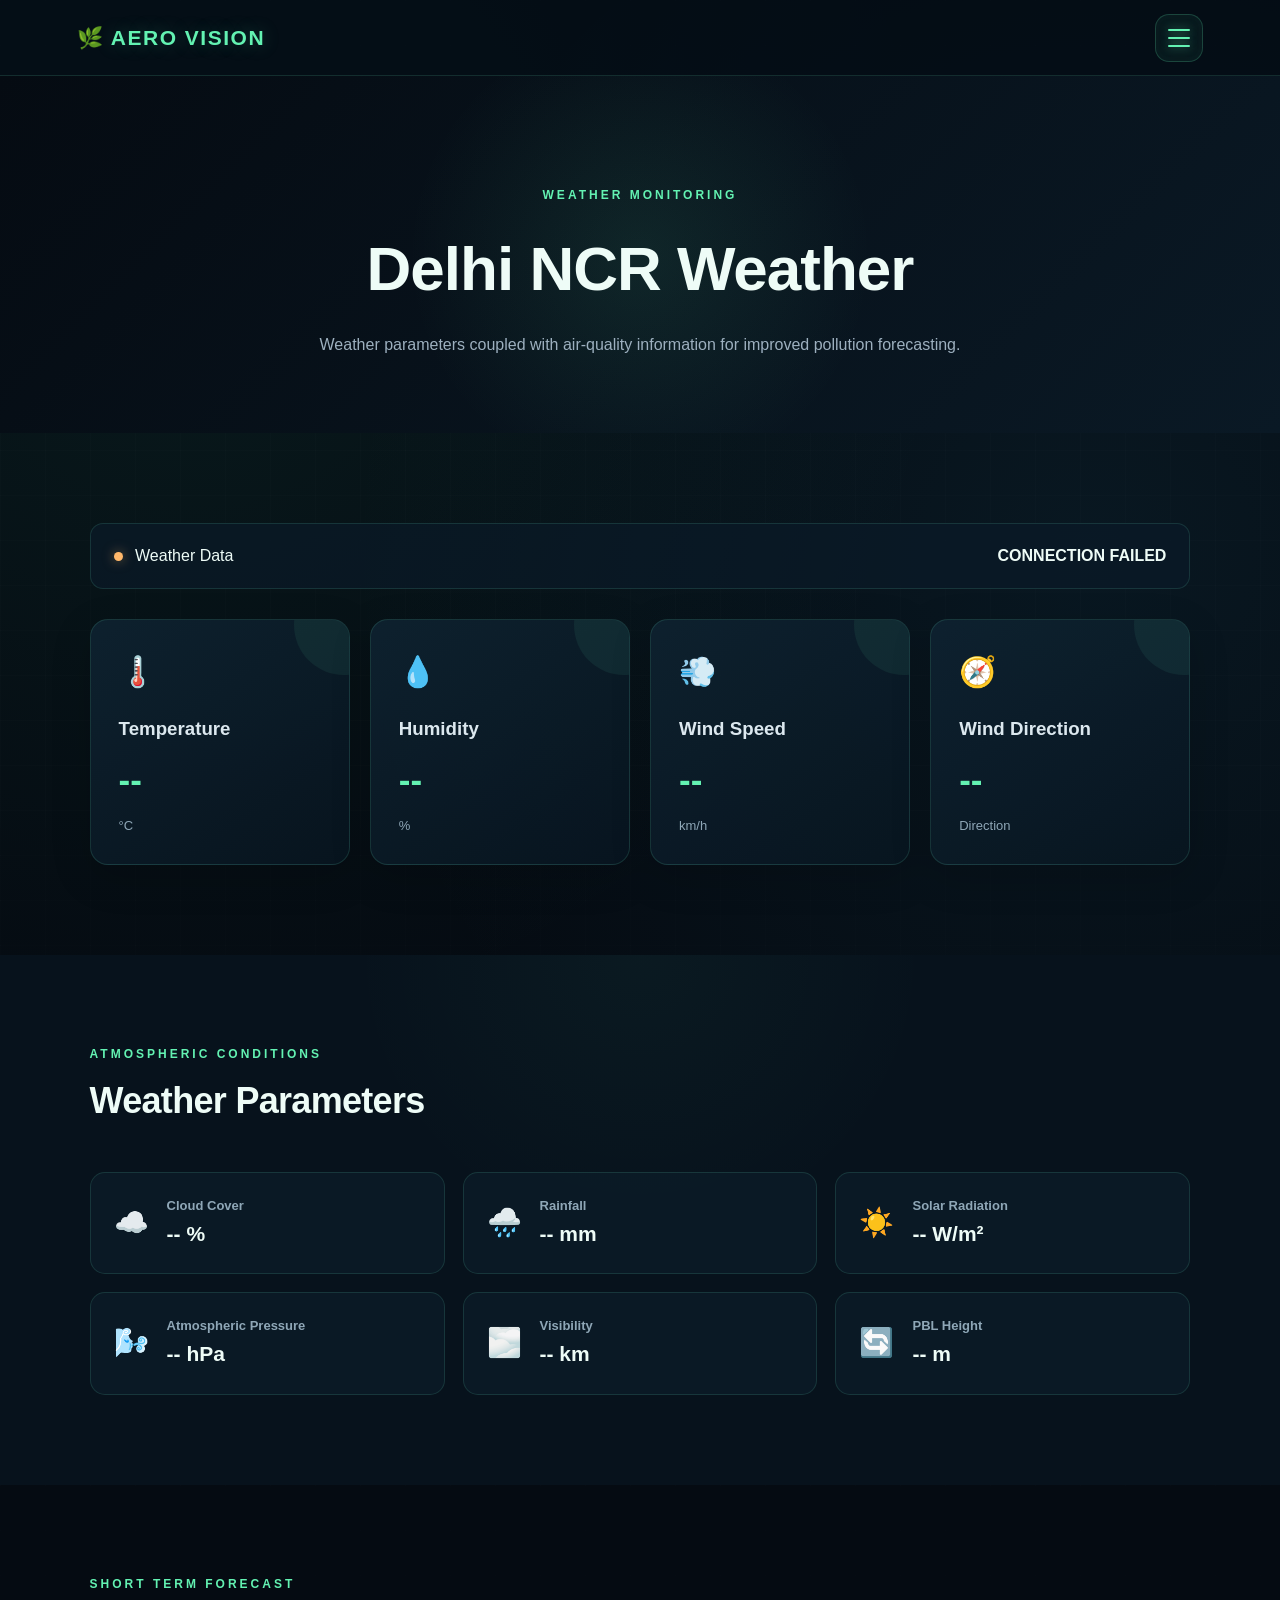
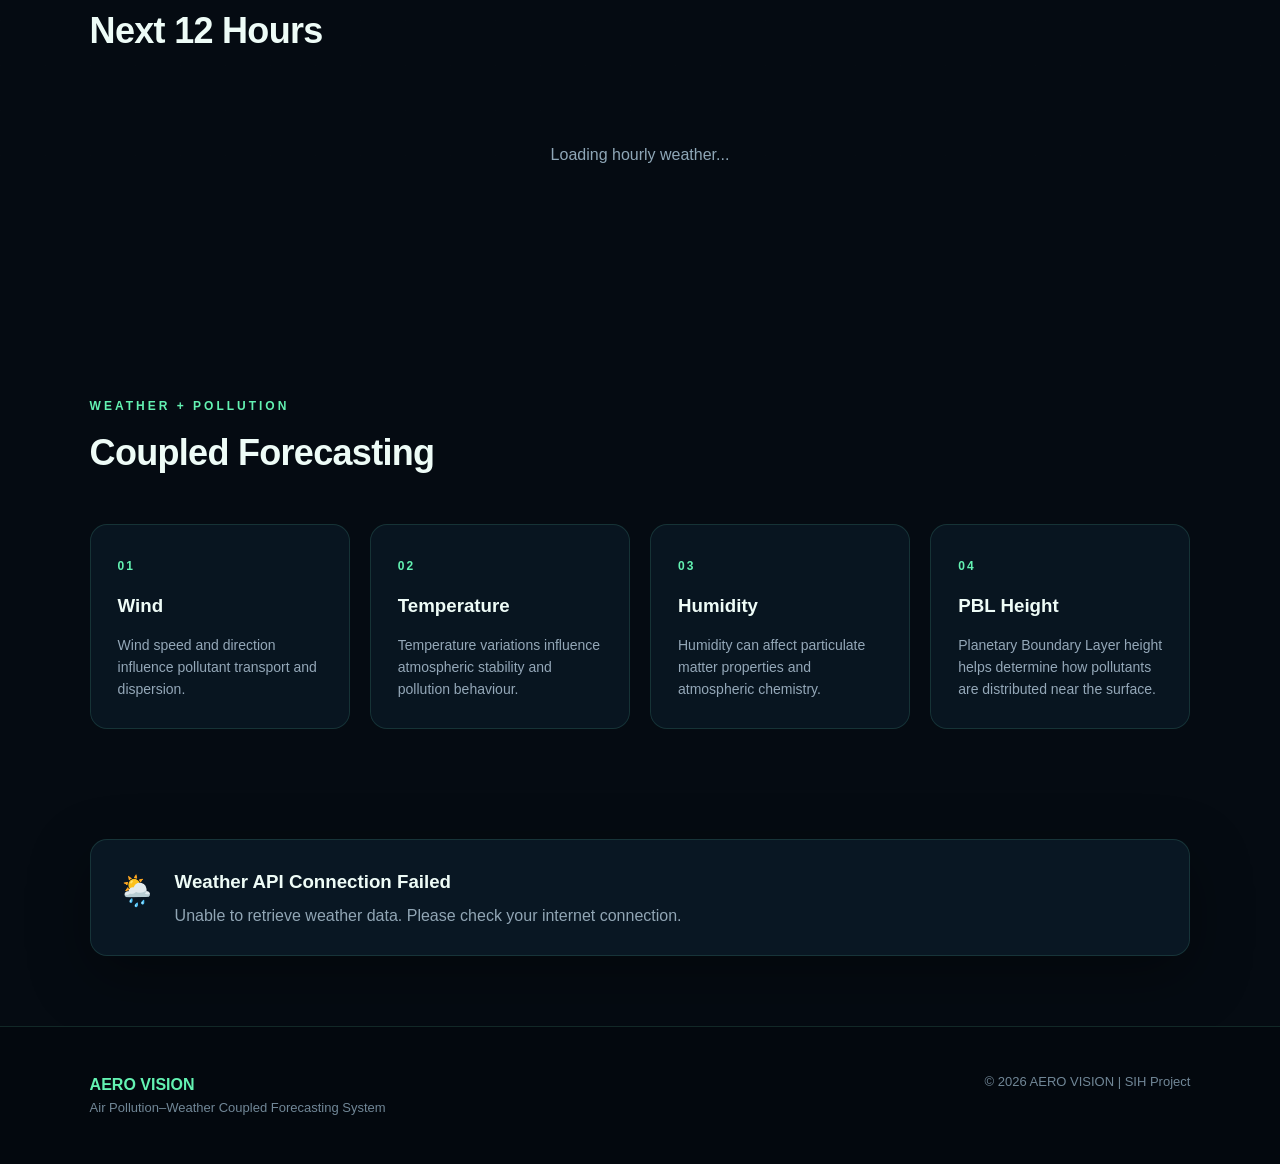
<file: weather.html>
<!DOCTYPE html>
<html lang="en">
<head>
    <meta charset="UTF-8">
    <meta name="viewport" content="width=device-width, initial-scale=1.0">

    <title>AERO VISION | Weather</title>

    <link rel="stylesheet" href="css/style.css">
</head>

<body>

<header class="navbar">

    <div class="logo">
        🌿 <span>AERO VISION</span>
    </div>

    <button class="menu-toggle" id="menuToggle" aria-label="Open menu">
        <span></span>
        <span></span>
        <span></span>
    </button>

    <nav id="mainNav">

        <a href="index.html">Home</a>
        <a href="monitoring.html">Monitoring</a>
        <a href="forecast.html">Forecast</a>
        <a href="map.html">NCR Map</a>
        <a href="iot.html">IoT</a>
        <a href="weather.html" class="active">Weather</a>
        <a href="about.html">About</a>

    </nav>

</header>


<main>

    <!-- PAGE HEADER -->

    <section class="page-header">

        <p>WEATHER MONITORING</p>

        <h1>Delhi NCR Weather</h1>

        <p>
            Weather parameters coupled with air-quality
            information for improved pollution forecasting.
        </p>

    </section>


    <!-- WEATHER STATUS -->

    <section class="section">

        <div class="data-status">

            <div>
                <span class="status-dot"></span>
                Weather Data
            </div>

            <strong id="weatherStatus">
                CONNECTING...
            </strong>

        </div>


        <!-- CURRENT WEATHER -->

        <div class="card-grid">

            <div class="card">

                <div class="card-icon">🌡️</div>

                <h3>Temperature</h3>

                <div
                    class="value"
                    id="weatherTemperature">
                    --
                </div>

                <p>°C</p>

            </div>


            <div class="card">

                <div class="card-icon">💧</div>

                <h3>Humidity</h3>

                <div
                    class="value"
                    id="weatherHumidity">
                    --
                </div>

                <p>%</p>

            </div>


            <div class="card">

                <div class="card-icon">💨</div>

                <h3>Wind Speed</h3>

                <div
                    class="value"
                    id="weatherWind">
                    --
                </div>

                <p>km/h</p>

            </div>


            <div class="card">

                <div class="card-icon">🧭</div>

                <h3>Wind Direction</h3>

                <div
                    class="value"
                    id="weatherWindDirection">
                    --
                </div>

                <p id="weatherWindDegree">
                    Direction
                </p>

            </div>

        </div>

    </section>


    <!-- ATMOSPHERIC CONDITIONS -->

    <section class="section dark-section">

        <div class="section-title">

            <p>ATMOSPHERIC CONDITIONS</p>

            <h2>Weather Parameters</h2>

        </div>


        <div class="parameter-grid">


            <div class="parameter-card">

                <span>☁️</span>

                <div>

                    <h3>Cloud Cover</h3>

                    <strong id="weatherCloud">
                        -- %
                    </strong>

                </div>

            </div>


            <div class="parameter-card">

                <span>🌧️</span>

                <div>

                    <h3>Rainfall</h3>

                    <strong id="weatherRain">
                        -- mm
                    </strong>

                </div>

            </div>


            <div class="parameter-card">

                <span>☀️</span>

                <div>

                    <h3>Solar Radiation</h3>

                    <strong id="weatherSolar">
                        -- W/m²
                    </strong>

                </div>

            </div>


            <div class="parameter-card">

                <span>🌬️</span>

                <div>

                    <h3>Atmospheric Pressure</h3>

                    <strong id="weatherPressure">
                        -- hPa
                    </strong>

                </div>

            </div>


            <div class="parameter-card">

                <span>🌫️</span>

                <div>

                    <h3>Visibility</h3>

                    <strong id="weatherVisibility">
                        -- km
                    </strong>

                </div>

            </div>


            <div class="parameter-card">

                <span>🔄</span>

                <div>

                    <h3>PBL Height</h3>

                    <strong id="weatherPBL">
                        -- m
                    </strong>

                </div>

            </div>


        </div>

    </section>


    <!-- HOURLY FORECAST -->

    <section class="section">

        <div class="section-title">

            <p>SHORT TERM FORECAST</p>

            <h2>Next 12 Hours</h2>

        </div>


        <div
            class="weather-hourly"
            id="hourlyWeather">

            <div class="weather-loading">
                Loading hourly weather...
            </div>

        </div>

    </section>


    <!-- COUPLED FORECASTING -->

    <section class="section">

        <div class="section-title">

            <p>WEATHER + POLLUTION</p>

            <h2>Coupled Forecasting</h2>

        </div>


        <div class="feature-grid">

            <div class="feature">

                <span>01</span>

                <h3>Wind</h3>

                <p>
                    Wind speed and direction influence pollutant
                    transport and dispersion.
                </p>

            </div>


            <div class="feature">

                <span>02</span>

                <h3>Temperature</h3>

                <p>
                    Temperature variations influence atmospheric
                    stability and pollution behaviour.
                </p>

            </div>


            <div class="feature">

                <span>03</span>

                <h3>Humidity</h3>

                <p>
                    Humidity can affect particulate matter
                    properties and atmospheric chemistry.
                </p>

            </div>


            <div class="feature">

                <span>04</span>

                <h3>PBL Height</h3>

                <p>
                    Planetary Boundary Layer height helps determine
                    how pollutants are distributed near the surface.
                </p>

            </div>

        </div>

    </section>


    <!-- API INFORMATION -->

    <section class="info-box">

        <div class="info-icon">🌦️</div>

        <div>

            <h3 id="apiTitle">
                Weather API Connected
            </h3>

            <p id="apiMessage">

                Live weather data is being retrieved from
                Open-Meteo for Delhi NCR.

            </p>

        </div>

    </section>

</main>


<footer>

    <div>

        <strong>AERO VISION</strong>

        <p>
            Air Pollution–Weather Coupled Forecasting System
        </p>

    </div>

    <p>
        © 2026 AERO VISION | SIH Project
    </p>

</footer>


<script src="js/app.js"></script>

</body>
</html>
</file>
<file: css/style.css>
* {
    margin: 0;
    padding: 0;
    box-sizing: border-box;
}

html {
    scroll-behavior: smooth;
}

:root {
    --bg: #050b12;
    --bg2: #08131d;
    --card: rgba(12, 29, 42, 0.72);
    --card-solid: #0c1c2b;
    --border: rgba(105, 235, 190, 0.14);
    --green: #63f2b2;
    --green-soft: #39c994;
    --text: #eefcf7;
    --muted: #8fa7b7;
    --orange: #ffb86b;
    --shadow: 0 20px 60px rgba(0, 0, 0, 0.35);
}

body {
    font-family: Inter, Arial, Helvetica, sans-serif;
    background:
        radial-gradient(circle at 15% 10%, rgba(48, 193, 144, 0.08), transparent 28%),
        radial-gradient(circle at 85% 20%, rgba(42, 136, 170, 0.10), transparent 30%),
        var(--bg);
    color: var(--text);
    line-height: 1.6;
    overflow-x: hidden;
}

body::before {
    content: "";
    position: fixed;
    inset: 0;
    pointer-events: none;
    background-image:
        linear-gradient(rgba(255,255,255,0.015) 1px, transparent 1px),
        linear-gradient(90deg, rgba(255,255,255,0.015) 1px, transparent 1px);
    background-size: 45px 45px;
    mask-image: linear-gradient(to bottom, black, transparent 80%);
    z-index: -1;
}

a {
    text-decoration: none;
    color: inherit;
}


/* =========================
   NAVBAR
========================= */

.navbar {
    min-height: 76px;
    padding: 0 6%;
    display: flex;
    align-items: center;
    justify-content: space-between;
    background: rgba(5, 13, 22, 0.78);
    backdrop-filter: blur(18px);
    -webkit-backdrop-filter: blur(18px);
    border-bottom: 1px solid var(--border);
    position: sticky;
    top: 0;
    z-index: 1000;
}

.logo {
    font-size: 21px;
    font-weight: 900;
    letter-spacing: 1.5px;
}

.logo span {
    color: var(--green);
    text-shadow: 0 0 18px rgba(99, 242, 178, 0.25);
}

.navbar nav {
    display: flex;
    gap: 8px;
    align-items: center;
}

.navbar nav a {
    color: #9eb2c0;
    font-size: 13px;
    font-weight: 700;
    padding: 9px 13px;
    border-radius: 9px;
    transition: 0.3s ease;
}

.navbar nav a:hover,
.navbar nav a.active {
    color: var(--green);
    background: rgba(99, 242, 178, 0.07);
}


/* =========================
   HERO
========================= */

.hero {
    min-height: 650px;
    display: flex;
    align-items: center;
    padding: 100px 8%;
    position: relative;
    overflow: hidden;
    background:
        radial-gradient(circle at 78% 35%, rgba(61, 210, 166, 0.14), transparent 28%),
        radial-gradient(circle at 90% 70%, rgba(29, 103, 137, 0.13), transparent 30%),
        linear-gradient(135deg, #050b12, #081722);
}

.hero::after {
    content: "";
    position: absolute;
    width: 420px;
    height: 420px;
    right: -160px;
    top: 80px;
    border: 1px solid rgba(99, 242, 178, 0.12);
    border-radius: 50%;
    box-shadow:
        0 0 0 50px rgba(99, 242, 178, 0.025),
        0 0 0 100px rgba(99, 242, 178, 0.018);
}

.hero-content {
    max-width: 900px;
    position: relative;
    z-index: 2;
}

.tag,
.page-header > p:first-child,
.section-title > p {
    color: var(--green);
    font-size: 12px;
    font-weight: 800;
    letter-spacing: 3px;
    text-transform: uppercase;
}

.hero h1 {
    margin: 20px 0;
    font-size: clamp(44px, 6vw, 78px);
    line-height: 1.02;
    letter-spacing: -2px;
}

.hero h1 span {
    display: block;
    color: var(--green);
    text-shadow: 0 0 35px rgba(99, 242, 178, 0.15);
}

.hero-text {
    max-width: 700px;
    color: #9db1bf;
    font-size: 18px;
    line-height: 1.8;
}

.hero-buttons {
    display: flex;
    gap: 14px;
    margin-top: 38px;
    flex-wrap: wrap;
}


/* =========================
   BUTTONS
========================= */

.btn {
    display: inline-block;
    padding: 13px 23px;
    border-radius: 10px;
    font-weight: 800;
    transition: 0.3s ease;
}

.btn.primary {
    background: var(--green);
    color: #04100c;
    box-shadow: 0 0 25px rgba(99, 242, 178, 0.12);
}

.btn.primary:hover {
    transform: translateY(-3px);
    box-shadow: 0 12px 30px rgba(99, 242, 178, 0.18);
}

.btn.secondary {
    border: 1px solid #294657;
    color: #dce8ef;
    background: rgba(255,255,255,0.025);
}

.btn.secondary:hover {
    border-color: var(--green);
    color: var(--green);
    transform: translateY(-3px);
}


/* =========================
   SECTIONS
========================= */

.section {
    padding: 90px 7%;
    position: relative;
}

.dark-section {
    background:
        radial-gradient(circle at 50% 0%, rgba(99, 242, 178, 0.035), transparent 35%),
        #07121c;
}

.section-title {
    margin-bottom: 42px;
}

.section-title h2 {
    margin-top: 8px;
    font-size: 36px;
    letter-spacing: -0.7px;
}


/* =========================
   CARDS
========================= */

.card-grid {
    display: grid;
    grid-template-columns: repeat(4, 1fr);
    gap: 20px;
}

.card {
    position: relative;
    padding: 28px;
    background: linear-gradient(
        145deg,
        rgba(15, 36, 51, 0.82),
        rgba(8, 22, 33, 0.82)
    );
    backdrop-filter: blur(12px);
    border: 1px solid var(--border);
    border-radius: 18px;
    transition: 0.35s ease;
    box-shadow: 0 12px 40px rgba(0,0,0,0.16);
    overflow: hidden;
}

.card::before {
    content: "";
    position: absolute;
    width: 100px;
    height: 100px;
    right: -45px;
    top: -45px;
    border-radius: 50%;
    background: rgba(99, 242, 178, 0.07);
}

.card:hover {
    transform: translateY(-7px);
    border-color: rgba(99, 242, 178, 0.42);
    box-shadow: 0 20px 55px rgba(0,0,0,0.28);
}

.card-icon {
    font-size: 30px;
    margin-bottom: 18px;
}

.card h3 {
    color: #dce8ef;
    margin-bottom: 8px;
}

.card .value {
    font-size: 35px;
    font-weight: 900;
    color: var(--green);
    margin: 8px 0;
}

.card p {
    color: var(--muted);
    font-size: 13px;
}

.status-offline {
    color: var(--orange) !important;
    font-size: 19px !important;
}


/* =========================
   FEATURES
========================= */

.feature-grid {
    display: grid;
    grid-template-columns: repeat(4, 1fr);
    gap: 20px;
}

.feature {
    padding: 27px;
    background: rgba(12, 28, 43, 0.62);
    border: 1px solid var(--border);
    border-radius: 17px;
    transition: 0.3s ease;
}

.feature:hover {
    transform: translateY(-5px);
    background: rgba(17, 39, 55, 0.75);
    border-color: rgba(99, 242, 178, 0.28);
}

.feature > span {
    color: var(--green);
    font-size: 12px;
    font-weight: 900;
    letter-spacing: 2px;
}

.feature h3 {
    margin: 13px 0;
}

.feature p {
    color: #94a8b8;
    font-size: 14px;
}


/* =========================
   ARCHITECTURE
========================= */

.architecture {
    display: flex;
    align-items: center;
    justify-content: center;
    gap: 15px;
    flex-wrap: wrap;
}

.architecture-box {
    min-width: 160px;
    min-height: 125px;
    padding: 20px;
    display: flex;
    flex-direction: column;
    align-items: center;
    justify-content: center;
    text-align: center;
    gap: 6px;
    background: rgba(12, 29, 42, 0.72);
    backdrop-filter: blur(10px);
    border: 1px solid var(--border);
    border-radius: 16px;
    font-size: 25px;
    transition: 0.3s;
}

.architecture-box:hover {
    border-color: rgba(99, 242, 178, 0.4);
    transform: translateY(-4px);
}

.architecture-box strong {
    font-size: 15px;
}

.architecture-box small {
    color: var(--muted);
    font-size: 12px;
}

.arrow {
    color: var(--green);
    font-size: 28px;
}


/* =========================
   PAGE HEADER
========================= */

.page-header {
    padding: 110px 7% 75px;
    text-align: center;
    background:
        radial-gradient(circle at center, rgba(99, 242, 178, 0.09), transparent 35%),
        linear-gradient(135deg, #050b12, #0a1925);
}

.page-header h1 {
    margin: 14px 0;
    font-size: clamp(40px, 5vw, 62px);
    letter-spacing: -1px;
}

.page-header p:last-child {
    max-width: 720px;
    margin: auto;
    color: #9db0bf;
}


/* =========================
   STATUS
========================= */

.data-status {
    display: flex;
    justify-content: space-between;
    align-items: center;
    padding: 19px 23px;
    margin-bottom: 30px;
    border: 1px solid var(--border);
    background: rgba(11, 27, 41, 0.7);
    backdrop-filter: blur(10px);
    border-radius: 13px;
}

.status-dot {
    display: inline-block;
    width: 9px;
    height: 9px;
    margin-right: 8px;
    border-radius: 50%;
    background: var(--orange);
    box-shadow: 0 0 12px rgba(255, 184, 107, 0.5);
}


/* =========================
   PARAMETER GRID
========================= */

.parameter-grid {
    display: grid;
    grid-template-columns: repeat(3, 1fr);
    gap: 18px;
}

.parameter-card {
    display: flex;
    align-items: center;
    gap: 18px;
    padding: 23px;
    background: rgba(12, 29, 42, 0.7);
    border: 1px solid var(--border);
    border-radius: 15px;
    transition: 0.3s;
}

.parameter-card:hover {
    transform: translateY(-4px);
    border-color: rgba(99, 242, 178, 0.32);
}

.parameter-card > span {
    font-size: 28px;
}

.parameter-card h3 {
    font-size: 13px;
    color: var(--muted);
}

.parameter-card strong {
    color: var(--text);
    font-size: 21px;
}


/* =========================
   TABLE
========================= */

.table-container {
    overflow-x: auto;
    border-radius: 15px;
}

table {
    width: 100%;
    border-collapse: collapse;
    background: rgba(12, 28, 43, 0.75);
    overflow: hidden;
}

th,
td {
    padding: 17px 20px;
    text-align: left;
    border-bottom: 1px solid var(--border);
}

th {
    color: var(--green);
    background: rgba(6, 18, 28, 0.8);
}

td {
    color: #b7c6d0;
}


/* =========================
   INFO BOX
========================= */

.info-box {
    width: 86%;
    margin: 20px auto 70px;
    padding: 27px;
    display: flex;
    gap: 20px;
    align-items: flex-start;
    background: rgba(12, 29, 42, 0.72);
    border: 1px solid var(--border);
    border-radius: 17px;
    box-shadow: var(--shadow);
}

.info-icon {
    font-size: 30px;
}

.info-box h3 {
    margin-bottom: 6px;
}

.info-box p {
    color: #91a6b5;
}


/* =========================
   FORECAST
========================= */

.forecast-grid {
    display: grid;
    grid-template-columns: repeat(5, 1fr);
    gap: 15px;
}

.forecast-card {
    padding: 25px;
    text-align: center;
    background: rgba(12, 29, 42, 0.72);
    border: 1px solid var(--border);
    border-radius: 15px;
    transition: 0.3s;
}

.forecast-card:hover {
    transform: translateY(-5px);
    border-color: rgba(99, 242, 178, 0.35);
}

.forecast-card span {
    color: var(--green);
    font-size: 13px;
    font-weight: bold;
}

.forecast-card h2 {
    margin: 15px 0 0;
    font-size: 40px;
}

.forecast-card p {
    color: var(--muted);
}

.forecast-card small {
    color: #718797;
}


/* =========================
   MAP
========================= */

.map-panel {
    background: rgba(12, 29, 42, 0.72);
    border: 1px solid var(--border);
    border-radius: 17px;
    padding: 25px;
    box-shadow: var(--shadow);
}

.map-title {
    display: flex;
    justify-content: space-between;
    gap: 20px;
    margin-bottom: 20px;
}

.map-title p {
    color: var(--muted);
}

.map-status {
    color: var(--orange);
    font-size: 13px;
}

.ncr-map {
    position: relative;
    min-height: 500px;
    overflow: hidden;
    border-radius: 14px;
    background:
        linear-gradient(30deg, transparent 48%, #183447 49%, transparent 50%),
        linear-gradient(-30deg, transparent 48%, #183447 49%, transparent 50%),
        #102738;
}

.ncr-map::before {
    content: "DELHI NCR";
    position: absolute;
    top: 40%;
    left: 35%;
    font-size: 55px;
    font-weight: 900;
    color: rgba(99, 242, 178, 0.07);
}

.map-marker {
    position: absolute;
    display: flex;
    align-items: center;
    gap: 8px;
}

.marker-dot {
    width: 15px;
    height: 15px;
    border-radius: 50%;
    background: var(--green);
    box-shadow: 0 0 18px rgba(99, 242, 178, 0.6);
}

.marker-label {
    padding: 7px 10px;
    background: rgba(5, 13, 22, 0.9);
    border: 1px solid #315066;
    border-radius: 8px;
    display: flex;
    flex-direction: column;
}

.marker-label strong {
    font-size: 12px;
}

.marker-label small {
    color: #7f95a5;
    font-size: 10px;
}

.marker-delhi {
    top: 40%;
    left: 42%;
}

.marker-noida {
    top: 43%;
    left: 58%;
}

.marker-gurugram {
    top: 58%;
    left: 30%;
}

.marker-faridabad {
    top: 62%;
    left: 48%;
}

.marker-ghaziabad {
    top: 32%;
    left: 63%;
}

.map-legend {
    display: flex;
    gap: 25px;
    margin-top: 20px;
    flex-wrap: wrap;
    color: var(--muted);
    font-size: 13px;
}

.legend-dot {
    display: inline-block;
    width: 10px;
    height: 10px;
    margin-right: 5px;
    border-radius: 50%;
    background: var(--green);
}

.legend-line {
    display: inline-block;
    width: 20px;
    height: 2px;
    margin-right: 5px;
    background: #315066;
}


/* =========================
   LOCATIONS / DEVICES
========================= */

.location-grid,
.device-grid,
.component-grid {
    display: grid;
    grid-template-columns: repeat(3, 1fr);
    gap: 20px;
}

.location-card,
.device-card,
.component-card {
    padding: 25px;
    background: rgba(12, 29, 42, 0.72);
    border: 1px solid var(--border);
    border-radius: 16px;
    transition: 0.3s;
}

.location-card:hover,
.device-card:hover,
.component-card:hover {
    transform: translateY(-5px);
    border-color: rgba(99, 242, 178, 0.3);
}

.location-icon,
.component-card > span {
    font-size: 28px;
}

.location-card h3,
.device-card h3,
.component-card h3 {
    margin: 12px 0 5px;
}

.location-card p,
.device-card p,
.component-card p {
    color: var(--muted);
    font-size: 14px;
}

.location-card strong {
    display: block;
    margin-top: 15px;
    color: var(--green);
}

.location-card span {
    color: var(--orange);
    font-size: 12px;
}


/* =========================
   DEVICES
========================= */

.device-top {
    display: flex;
    justify-content: space-between;
    align-items: center;
}

.device-icon {
    font-size: 30px;
}

.device-status {
    color: var(--orange);
    font-size: 11px;
    font-weight: bold;
}

.device-data {
    display: flex;
    justify-content: space-between;
    margin-top: 15px;
    padding-top: 10px;
    border-top: 1px solid var(--border);
}

.device-data span {
    color: var(--muted);
}


/* =========================
   CONTENT
========================= */

.content-panel {
    max-width: 900px;
    padding: 30px;
    background: rgba(12, 29, 42, 0.72);
    border: 1px solid var(--border);
    border-radius: 17px;
    box-shadow: var(--shadow);
}

.content-panel p {
    margin-bottom: 18px;
    color: #a7b7c2;
}


/* =========================
   CTA
========================= */

.cta {
    padding: 100px 7%;
    text-align: center;
    background:
        radial-gradient(circle at center, rgba(99, 242, 178, 0.08), transparent 35%),
        #07131e;
}

.cta h2 {
    font-size: 44px;
    margin-bottom: 10px;
    letter-spacing: -1px;
}

.cta p {
    color: var(--muted);
    margin-bottom: 28px;
}


/* =========================
   FOOTER
========================= */

footer {
    padding: 45px 7%;
    display: flex;
    justify-content: space-between;
    gap: 30px;
    background: #03080e;
    border-top: 1px solid var(--border);
}

footer strong {
    color: var(--green);
}

footer p {
    color: #718797;
    font-size: 13px;
}


/* =========================
   RESPONSIVE
========================= */

@media (max-width: 1000px) {

    .navbar {
        flex-direction: column;
        gap: 15px;
        padding: 20px;
    }

    .navbar nav {
        flex-wrap: wrap;
        justify-content: center;
    }

    .card-grid,
    .feature-grid {
        grid-template-columns: repeat(2, 1fr);
    }

    .forecast-grid {
        grid-template-columns: repeat(2, 1fr);
    }

    .parameter-grid {
        grid-template-columns: repeat(2, 1fr);
    }

    .location-grid,
    .device-grid,
    .component-grid {
        grid-template-columns: repeat(2, 1fr);
    }
}


@media (max-width: 600px) {

    .hero {
        min-height: 540px;
        padding: 65px 6%;
    }

    .hero h1 {
        font-size: 40px;
        letter-spacing: -1px;
    }

    .hero-text {
        font-size: 16px;
    }

    .section {
        padding: 65px 6%;
    }

    .section-title h2 {
        font-size: 30px;
    }

    .card-grid,
    .feature-grid,
    .forecast-grid,
    .parameter-grid,
    .location-grid,
    .device-grid,
    .component-grid {
        grid-template-columns: 1fr;
    }

    .architecture {
        flex-direction: column;
    }

    .arrow {
        transform: rotate(90deg);
    }

    .data-status,
    footer,
    .map-title {
        flex-direction: column;
        align-items: flex-start;
    }

    .ncr-map {
        min-height: 400px;
    }

    .info-box {
        width: 90%;
    }

    .cta h2 {
        font-size: 34px;
    }
}
/* ================================
   PAGE TO PAGE ANIMATION
================================ */

body {
    opacity: 0;
    animation: pageEnter 0.7s ease forwards;
}

@keyframes pageEnter {
    from {
        opacity: 0;
        transform: translateY(12px);
    }
    to {
        opacity: 1;
        transform: translateY(0);
    }
}

/* Smooth page exit */
body.page-exit {
    animation: pageExit 0.45s ease forwards;
}

@keyframes pageExit {
    from {
        opacity: 1;
        transform: translateY(0);
    }
    to {
        opacity: 0;
        transform: translateY(-12px);
    }
}

/* Navbar links */
.navbar nav a {
    transition:
        color 0.3s ease,
        transform 0.3s ease,
        background 0.3s ease;
}

.navbar nav a:hover {
    transform: translateY(-2px);
}

/* Section entrance */
.section,
.hero,
.page-header,
.cta {
    animation: contentReveal 0.8s ease both;
}

@keyframes contentReveal {
    from {
        opacity: 0;
        transform: translateY(25px);
    }
    to {
        opacity: 1;
        transform: translateY(0);
    }
}
/* =====================================
   AERO VISION - PREMIUM MENU
===================================== */

.menu-toggle {
    position: relative;
    width: 48px;
    height: 48px;

    display: flex;
    flex-direction: column;
    justify-content: center;
    align-items: center;
    gap: 6px;

    margin-left: auto;

    background: rgba(99, 242, 178, 0.06);
    border: 1px solid rgba(99, 242, 178, 0.2);
    border-radius: 14px;

    cursor: pointer;
    z-index: 1001;

    backdrop-filter: blur(15px);

    transition: 0.35s ease;
}

.menu-toggle span {
    width: 22px;
    height: 2px;

    background: var(--green);
    border-radius: 10px;

    transition: 0.35s ease;
    box-shadow: 0 0 8px rgba(99, 242, 178, 0.5);
}

.menu-toggle:hover {
    transform: translateY(-2px);
    border-color: var(--green);
    box-shadow: 0 0 25px rgba(99, 242, 178, 0.15);
}

/* Menu panel */

.navbar nav {
    position: absolute;

    top: 82px;
    right: 25px;

    width: 270px;

    padding: 12px;

    display: flex;
    flex-direction: column;
    gap: 7px;

    background:
        linear-gradient(
            145deg,
            rgba(10, 28, 40, 0.97),
            rgba(4, 13, 21, 0.98)
        );

    border: 1px solid rgba(99, 242, 178, 0.18);
    border-radius: 22px;

    backdrop-filter: blur(25px);

    box-shadow:
        0 25px 70px rgba(0, 0, 0, 0.55),
        inset 0 0 30px rgba(99, 242, 178, 0.025);

    opacity: 0;
    visibility: hidden;

    transform:
        translateY(-20px)
        scale(0.92);

    transform-origin: top right;

    transition:
        opacity 0.35s ease,
        transform 0.35s cubic-bezier(.2,.8,.2,1),
        visibility 0.35s;
}

/* OPEN */

.navbar nav.menu-open {
    opacity: 1;
    visibility: visible;

    transform:
        translateY(0)
        scale(1);
}

/* Menu items */

.navbar nav a {
    position: relative;

    display: flex;
    align-items: center;
    gap: 13px;

    padding: 14px 16px;

    color: var(--muted);
    text-decoration: none;

    border-radius: 14px;

    transform: translateX(20px);
    opacity: 0;

    transition:
        color 0.25s ease,
        background 0.25s ease,
        transform 0.35s ease,
        opacity 0.35s ease;
}

/* Animate items after opening */

.navbar nav.menu-open a {
    opacity: 1;
    transform: translateX(0);
}

.navbar nav.menu-open a:nth-child(1) {
    transition-delay: 0.05s;
}

.navbar nav.menu-open a:nth-child(2) {
    transition-delay: 0.10s;
}

.navbar nav.menu-open a:nth-child(3) {
    transition-delay: 0.15s;
}

.navbar nav.menu-open a:nth-child(4) {
    transition-delay: 0.20s;
}

.navbar nav.menu-open a:nth-child(5) {
    transition-delay: 0.25s;
}

.navbar nav.menu-open a:nth-child(6) {
    transition-delay: 0.30s;
}

.navbar nav a span {
    width: 28px;
    text-align: center;
    font-size: 18px;
}

.navbar nav a:hover {
    color: var(--green);

    background: rgba(99, 242, 178, 0.08);

    transform: translateX(5px) !important;

    box-shadow:
        inset 3px 0 0 var(--green),
        0 5px 20px rgba(99, 242, 178, 0.05);
}

/* Hamburger → X */

.menu-toggle.active span:nth-child(1) {
    transform: translateY(8px) rotate(45deg);
}

.menu-toggle.active span:nth-child(2) {
    opacity: 0;
    transform: scale(0);
}

.menu-toggle.active span:nth-child(3) {
    transform: translateY(-8px) rotate(-45deg);
}
/* ================================
   AERO VISION MENU FIX
================================ */

#mainNav.menu-open {
    opacity: 1 !important;
    visibility: visible !important;
    display: flex !important;
    transform: translateY(0) scale(1) !important;
    pointer-events: auto !important;
}

#mainNav.menu-open a {
    opacity: 1 !important;
    visibility: visible !important;
    display: flex !important;
    transform: translateX(0) !important;
}

/* Keep menu items in correct order */
#mainNav a:nth-child(1) {
    order: 1;
}

#mainNav a:nth-child(2) {
    order: 2;
}

#mainNav a:nth-child(3) {
    order: 3;
}

#mainNav a:nth-child(4) {
    order: 4;
}

#mainNav a:nth-child(5) {
    order: 5;
}

#mainNav a:nth-child(6) {
    order: 6;
}
/* =====================================
   WEATHER HOURLY FORECAST
   ===================================== */

.weather-hourly {
    display: flex;
    gap: 15px;
    overflow-x: auto;
    padding: 10px 2px 20px;
}

.weather-hour-card {
    min-width: 145px;
    padding: 20px 15px;
    text-align: center;

    background: var(--card);
    border: 1px solid var(--border);
    border-radius: 16px;

    transition: 0.3s ease;
}

.weather-hour-card:hover {
    transform: translateY(-5px);
    border-color: var(--green);
}

.weather-hour-time {
    color: var(--muted);
    font-size: 13px;
}

.weather-hour-icon {
    font-size: 34px;
    margin: 12px 0;
}

.weather-hour-temp {
    font-size: 23px;
    font-weight: 700;
}

.weather-hour-info {
    margin-top: 7px;
    color: var(--muted);
    font-size: 13px;
}

.weather-loading {
    width: 100%;
    text-align: center;
    padding: 30px;
    color: var(--muted);
}


/* WEATHER MOBILE */

@media (max-width: 700px) {

    .weather-hourly {
        gap: 10px;
    }

    .weather-hour-card {
        min-width: 125px;
    }
}
</file>
